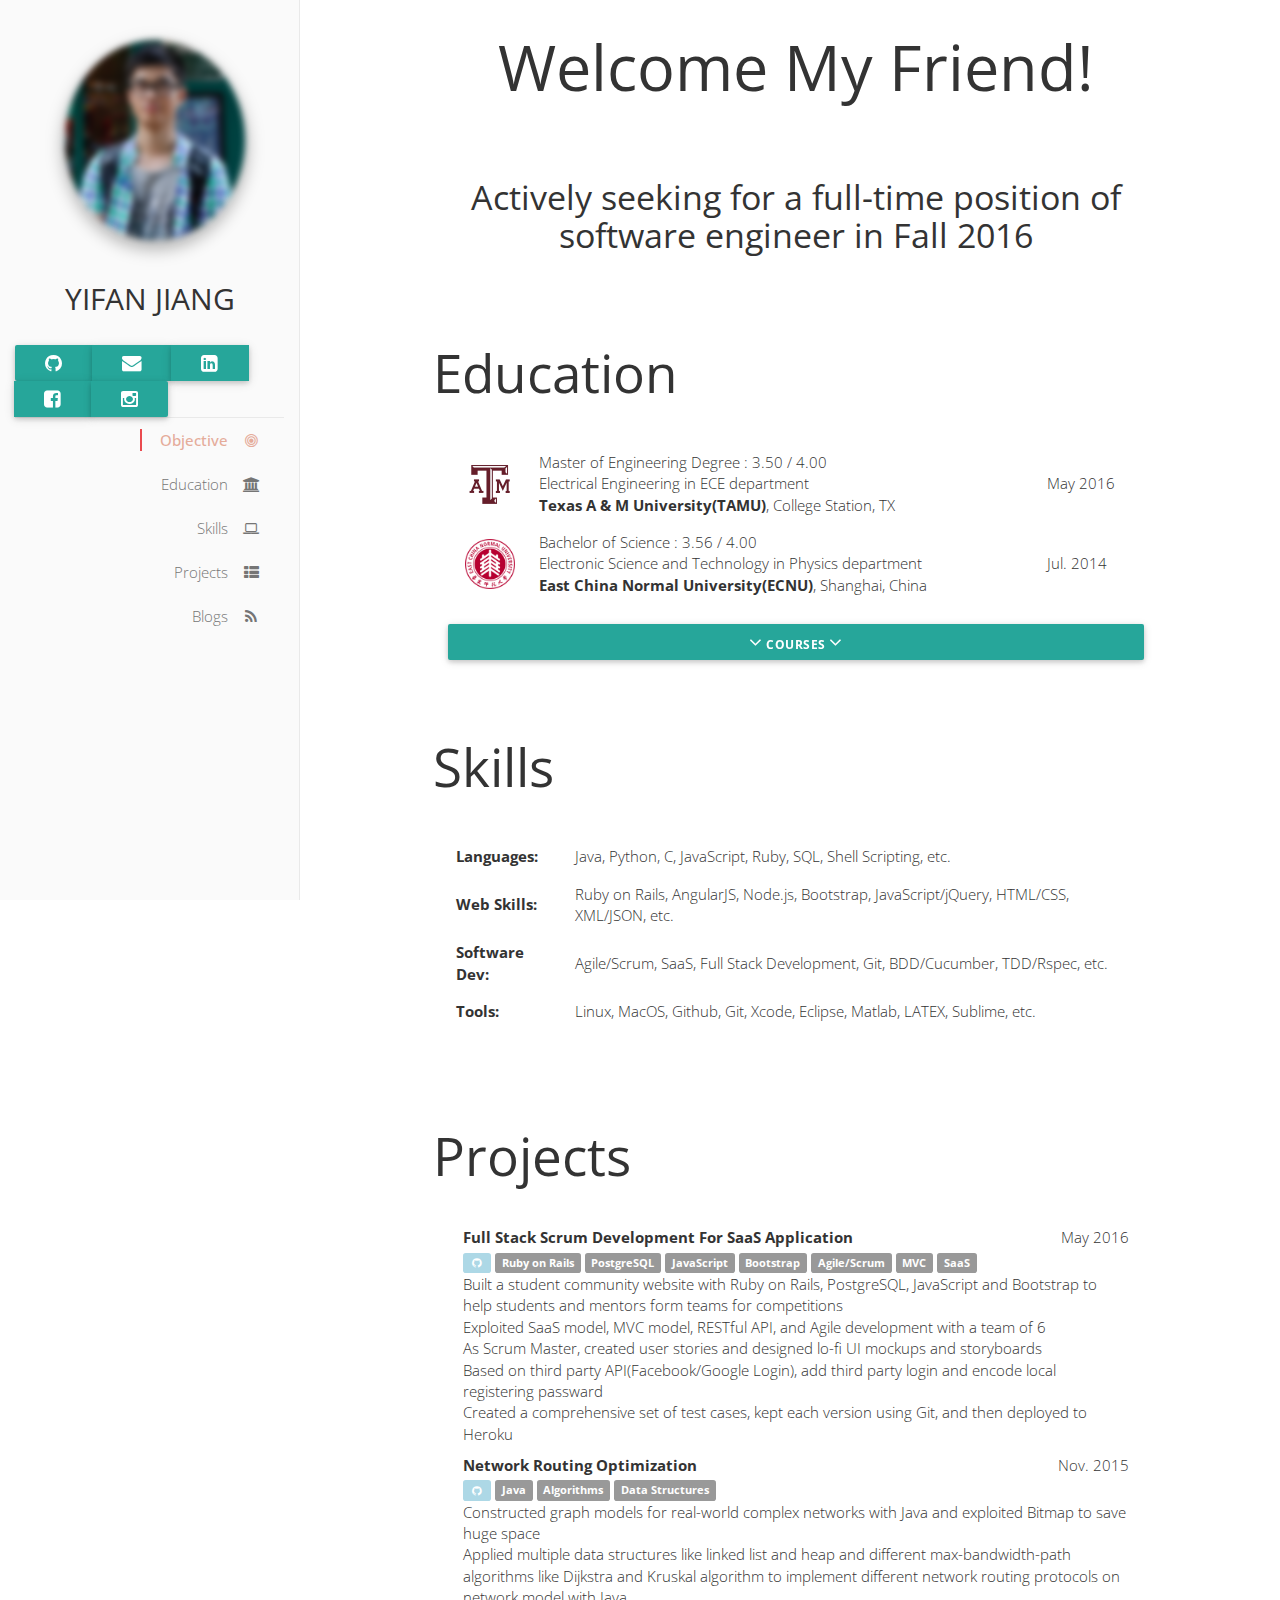
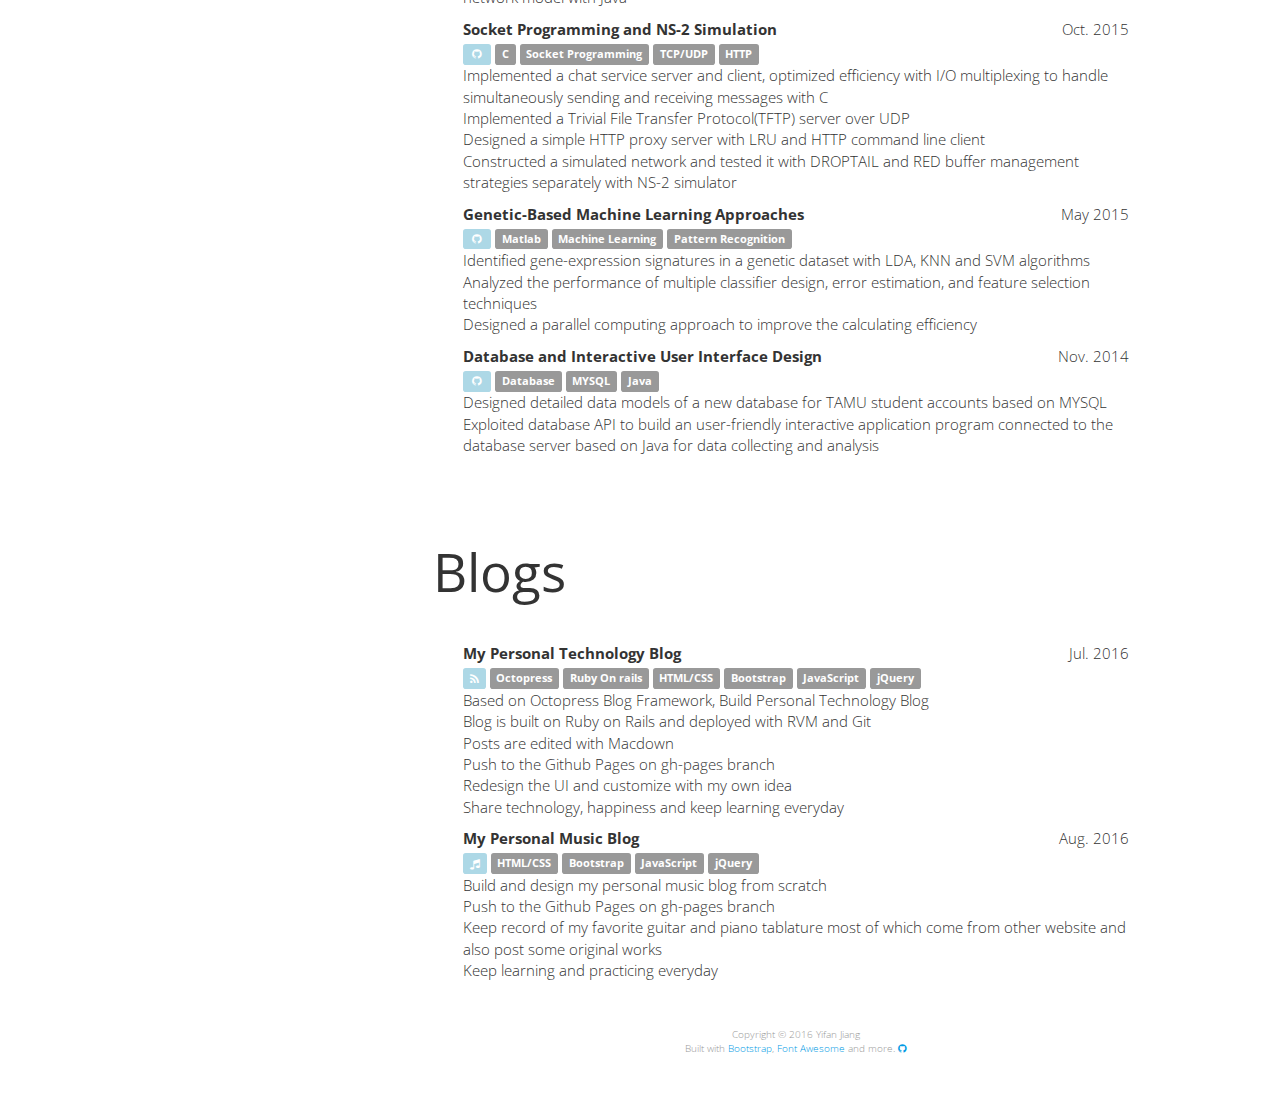
<file: index.html>
<!DOCTYPE HTML>
<html lang="en">
	<head>
		<meta charset="utf-8" />
		<meta http-equiv="X-UA-Compatible" content="IE=edge" />
		<meta name="viewport" content="width=device-width, initial-scale=1"/>
		<title>Yifan's Personal Website</title>
		<!-- js load -->
   	 	<!-- bootstrap load -->
   	 	<link href="css/bootstrap.css" rel='stylesheet' type='text/css' />
   	 	<!-- css load -->
   	 	<link rel="stylesheet" href="css/my.css">
   	 	<!-- hover css load -->
   	 	<link rel="stylesheet" href="css/hover.css">
      <link rel="stylesheet" href="css/imghover.css">
   	 	<!-- materialize load -->
   	 	<link rel="stylesheet" href="css/materialize.css">
   	 	<!-- font awesome load -->
    	<link rel="stylesheet" href="css/font-awesome.min.css">
    	<!-- font load -->
    	<!-- <link href='//fonts.googleapis.com/css?family=Roboto:400,100,400italic,700italic,700' rel='stylesheet' type='text/css'> -->
    	<link href='http://fonts.googleapis.com/css?family=Ubuntu:300,400,500,700' rel='stylesheet' type='text/css'>
    	<link href='http://fonts.googleapis.com/css?family=Varela+Round' rel='stylesheet' type='text/css'>
    	
	</head>
	<body>
		<div class="container-fluid">
    		<div class="row row-fluid">
    			<div class="hidden-xs hidden-sm col-md-3 col-lg-3 sidebar">
    				<div class="sidebar_top"> 
        				<div class="hover07">
                  <figure><img src="images/me.jpg" class="img-fluid img-circle boxshadow" alt="Responsive image" width="180" height="200"/></figure>
                </div>
                <h1>YIFAN JIANG</h1>
        		</div>
        		<div class="sidelink text-center">
              <div class="btn-group" role="group">
        				<a type="button" href="https://github.com/FANLOYU" class="github btn btn-link btn-lg hvr-pulse"><i class="fa fa-github"></i></a>	 
        				<a type="button" href="" class="email btn btn-link btn-lg hvr-pulse" id="mail-sidebar"><i class="fa fa-envelope"></i></a>  
                <a type="button" href="https://www.linkedin.com/in/yifan-jiang-82b505a2" class="linkedin btn btn-link btn-lg hvr-pulse"><i class="fa fa-linkedin-square"></i></a>
                <a type="button" href="https://www.facebook.com/profile.php?id=100005058378450" class="facebook btn btn-link btn-lg hvr-pulse"><i class="fa fa-facebook-square" aria-hidden="true"></i></a>
                <a type="button" href="https://www.instagram.com/yifanjiang0827/?hl=en" class="instagram btn btn-link btn-lg hvr-pulse"><i class="fa fa-instagram" aria-hidden="true"></i></a>
              </div> 
      			</div>
            <div class="row sidelist">
                <ul class="section table-of-contents">
                  <li><a href="#objective">Objective&nbsp;&nbsp;<i class="fa fa-bullseye" aria-hidden="true"></i></a></li>
                  <li><a href="#education">Education&nbsp;&nbsp;<i class="fa fa-university" aria-hidden="true"></i></a></li>
                  <li><a href="#skills">Skills&nbsp;&nbsp;<i class="fa fa-laptop" aria-hidden="true"></i></a></li>
                  <li><a href="#projects">Projects&nbsp;&nbsp;<i class="fa fa-th-list" aria-hidden="true"></i></a></li>
                  <li><a href="#blogs">Blogs&nbsp;&nbsp;<i class="fa fa-rss" aria-hidden="true"></i></a></li>
                </ul>
            </div> 
    			</div>
          <div class="visible-xs visible-sm sidebarchange">
            <div class="sidebar_top"> 
                <div class="hover06">
                  <figure><img src="images/me.jpg" class="img-fluid img-circle boxshadow" alt="Responsive image" width="120" height="135"/></figure>
                </div>
                <h1>YIFAN JIANG</h1>
            </div>
            <div class="sidelink text-center">
              <div class="btn-group" role="group">
                <a type="button" href="https://github.com/FANLOYU" class="phone btn btn-link btn-lg hvr-pulse"><i class="fa fa-github"></i></a>  
                <a type="button" href="" class="email btn btn-link btn-lg hvr-pulse"><i class="fa fa-envelope"></i></a>  
                <a type="button" href="https://www.linkedin.com/in/yifan-jiang-82b505a2" class="linkedin btn btn-link btn-lg hvr-pulse"><i class="fa fa-linkedin-square"></i></a>
                <a type="button" href="https://www.facebook.com/profile.php?id=100005058378450" class="facebook btn btn-link btn-lg hvr-pulse"><i class="fa fa-facebook-square" aria-hidden="true"></i></a>
                <a type="button" href="https://www.instagram.com/yifanjiang0827/?hl=en" class="instagram btn btn-link btn-lg hvr-pulse"><i class="fa fa-instagram" aria-hidden="true"></i></a>
              </div>
            </div>
          </div>
    			<div class="col-xs-12 col-sm-12 col-md-9 col-md-offset-3 col-lg-9 col-lg-offset-3 mainpart">

            <div class="head text-center">  
              <h1>Welcome My Friend!</h1>
            </div>
            <hr>

            <div id="objective" class="row row-content section scrollspy">
              <div class="col-lg-10 col-md-10 col-lg-offset-1 col-md-offset-1 col-sm-12 col-xs-12">
                <div class="text-center"><h4>Actively seeking for a full-time position of software engineer in Fall 2016</h4></div>
              </div>
            </div>

            <div id="education" class="row row-content section scrollspy">
              <div class="col-lg-10 col-md-10 col-lg-offset-1 col-md-offset-1 col-sm-12 col-xs-12">
                <div><h2>Education</h2></div>
                <hr>
                <div id="edu" class="col-sm-12"></div>
                <div class="col-sm-12">
                  <button class="btn btn-default btn-sm btn-more btn-block coursebutton hvr-hang" type="button" data-toggle="collapse" data-target="#collapseCourse" aria-expanded="false" aria-controls="collapseCourse"><B><i class="fa fa-angle-down" aria-hidden="true"></i> Courses <i class="fa fa-angle-down" aria-hidden="true"></i></B>
                  </button>
                </div>
                <div class="col-sm-12">
                  <div class="collapse" id="collapseCourse">
                    <div class="well">
                      <div id="coursetables" class="row row-content"></div>
                    </div>
                  </div>
                </div>
              </div>
            </div>

            <div id="skills" class="row row-content section scrollspy">
              <div class="col-lg-10 col-md-10 col-lg-offset-1 col-md-offset-1 col-sm-12 col-xs-12">
                <div><h2>Skills</h2></div>
                <hr>
                <div id="skilltable" class="col-sm-12"></div>
              </div>
            </div>

            <div id="projects" class="row row-content section scrollspy">
              <div class="col-lg-10 col-md-10 col-lg-offset-1 col-md-offset-1 col-sm-12 col-xs-12">
                <div><h2>Projects</h2></div>
                <hr>
                <div id="projecttable" class="col-sm-12"></div>
              </div>
            </div>
            
            <div id="blogs" class="row row-content section scrollspy">
              <div class="col-lg-10 col-md-10 col-lg-offset-1 col-md-offset-1 col-sm-12 col-xs-12">
                <div><h2>Blogs</h2></div>
                <hr>
                <div id="blogstable" class="col-sm-12"></div>
              </div>
            </div>

            <div class="row row-content crpage-footer">
              <div class="col-lg-10 col-md-10 col-lg-offset-1 col-md-offset-1 col-sm-12 col-xs-12">
                <div class="col-sm-12" style="align:center;">
                  Copyright &copy; 2016 Yifan Jiang
                  <br> Built with <a href='http://getbootstrap.com/'>Bootstrap</a>, <a href='https://fortawesome.github.io/Font-Awesome/'>Font Awesome</a> and more. <a href='https://github.com/FANLOYU/FANLOYU.github.io'><i class='fa fa-github'></i></a>
                </div>
              </div>
            </div>   
    			</div>
    		</div>
    		<br>
		</div>
    <script src="js/jquery.js"></script>
    <script src="js/bootstrap.min.js"></script>
    <script src="js/materialize.js"></script>
    <script src="js/my.js"></script>
	</body>
</html>
</file>
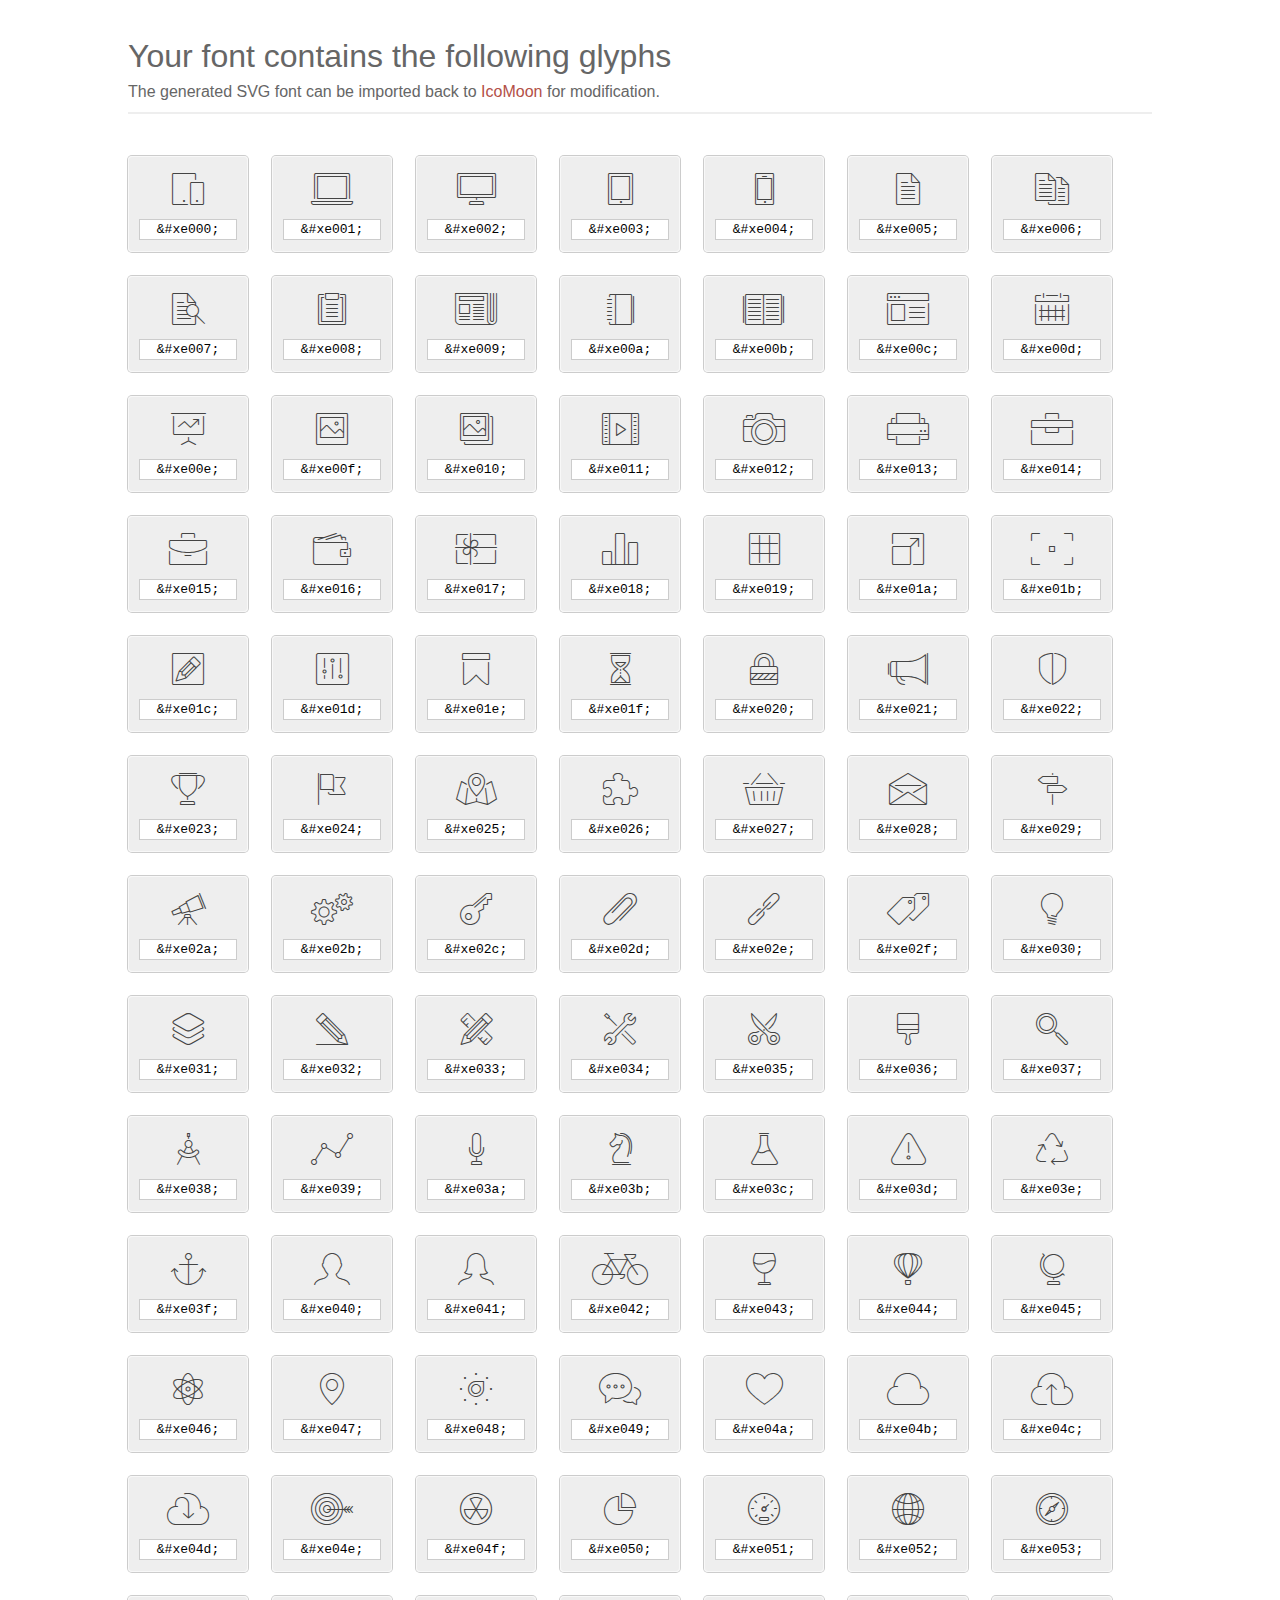
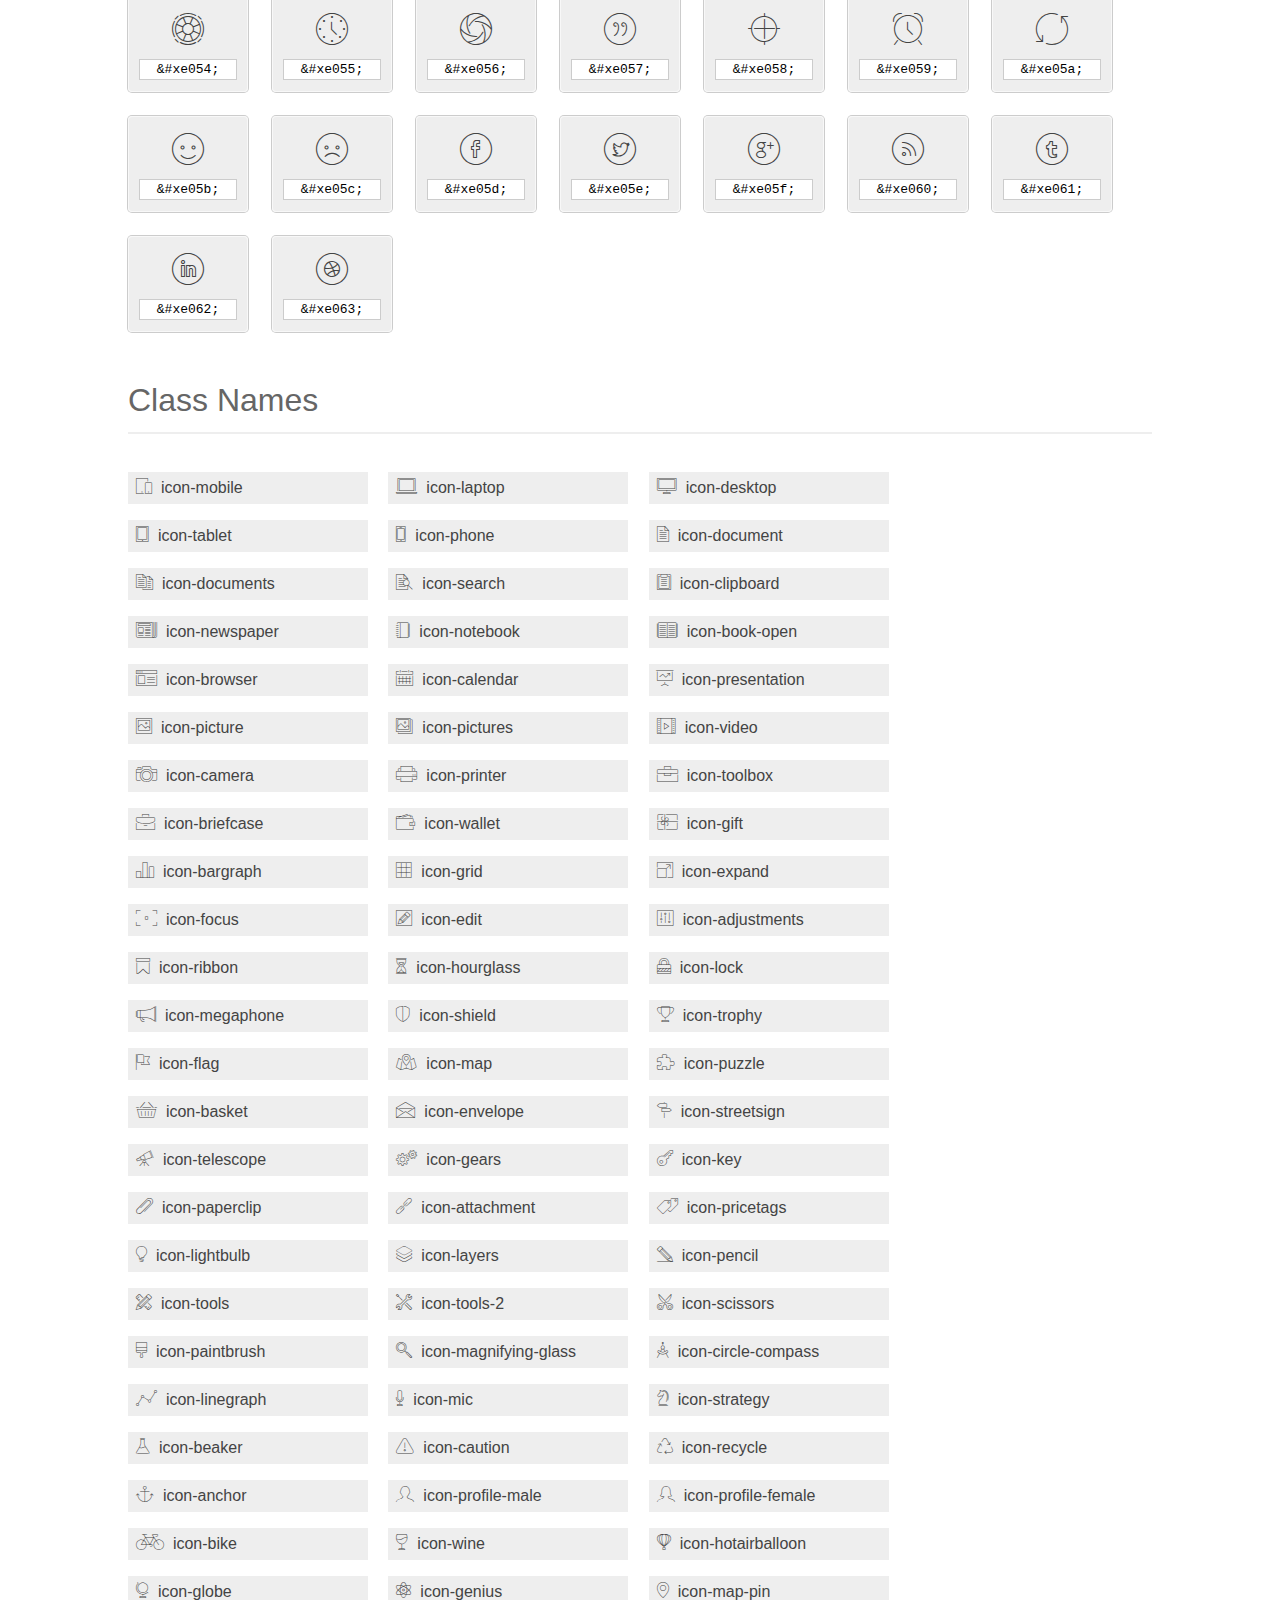
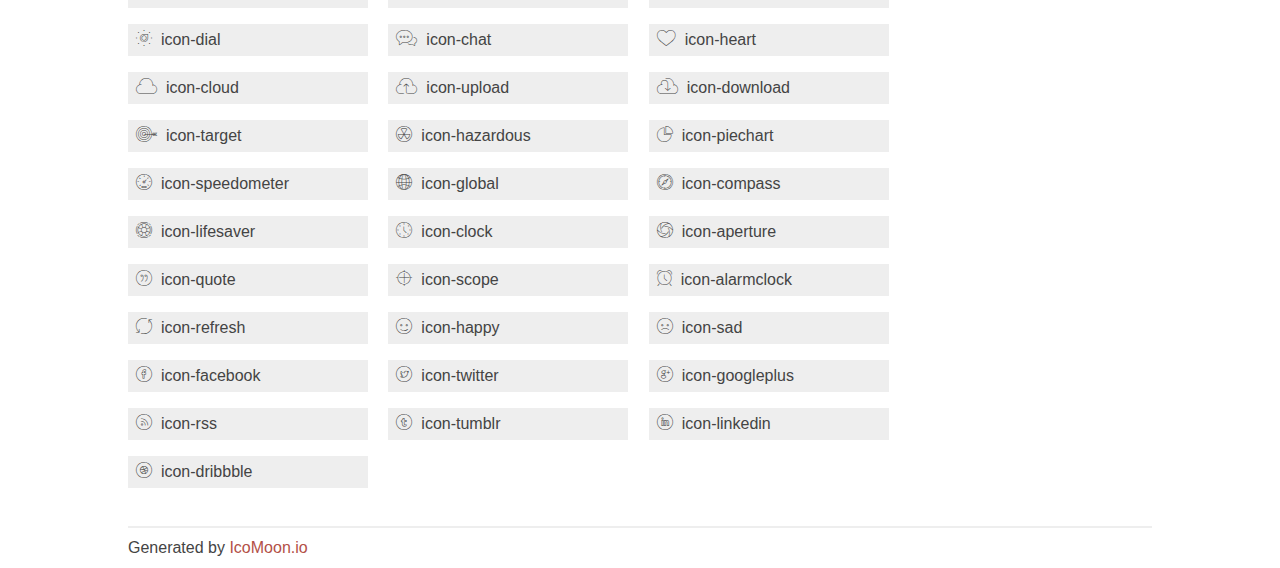
<file: plugins/Icons/et-line-font/index.html>
<!doctype html>
<html>
<head>
<title>Your Font/Glyphs</title>
<link rel="stylesheet" href="style.css" />
<!--[if lte IE 7]><script src="lte-ie7.js"></script><![endif]-->
<style>
	section, header, footer {display: block;}
	body {
		font-family: sans-serif;
		color: #444;
		line-height: 1.5;
		font-size: 1em;
	}
	* {
		-moz-box-sizing: border-box;
		-webkit-box-sizing: border-box;
		box-sizing: border-box;
		margin: 0;
		padding: 0;
	}
	.glyph {
		font-size: 16px;
		float: left;
		text-align: center;
		background: #eee;
		padding: .75em;
		margin: .75em 1.5em .75em 0;
		width: 7.5em;
		border-radius: .25em;
		box-shadow: inset 0 0 0 1px #f8f8f8, 0 0 0 1px #CCC;
	}
	.glyph input {
		font-family: consolas, monospace;
		font-size: 13px;
		width: 100%;
		text-align: center;
		border: 0;
		box-shadow: 0 0 0 1px #ccc;
		padding: .125em;
	}
	.w-main {
		width: 80%;
	}
	.centered {
		margin-left: auto;
		margin-right: auto;
	}
	.fs1 {
		font-size: 2em;
	}
	header {
		margin: 2em 0;
		padding-bottom: .5em;
		color: #666;
		box-shadow: 0 2px #eee;
	}
	header h1 {
		font-size: 2em;
		font-weight: normal;
	}
	.clearfix:before, .clearfix:after { content: ""; display: table; }
	.clearfix:after, .clear { clear: both; }
	footer {
		margin-top: 2em;
		padding: .5em 0;
		box-shadow: 0 -2px #eee;
	}
	a, a:visited {
		color: #B35047;
		text-decoration: none;
	}
	a:hover, a:focus {color: #000;}
	.box1 {
		font-size: 16px;
		display: inline-block;
		width: 15em;
		padding: .25em .5em;
		background: #eee;
		margin: .5em 1em .5em 0;
	}
</style>
</head>
<body>
	<div class="w-main centered">
	<section class="mtm clearfix" id="glyphs">
	<header>
		<h1>Your font contains the following glyphs</h1>
		<p>The generated SVG font can be imported back to <a href="http://icomoon.io/app">IcoMoon</a> for modification.</p>
	</header>
	<div class="glyph">
		<div class="fs1" aria-hidden="true" data-icon="&#xe000;"></div>
		<input type="text" readonly="readonly" value="&amp;#xe000;" />
	</div>
	<div class="glyph">
		<div class="fs1" aria-hidden="true" data-icon="&#xe001;"></div>
		<input type="text" readonly="readonly" value="&amp;#xe001;" />
	</div>
	<div class="glyph">
		<div class="fs1" aria-hidden="true" data-icon="&#xe002;"></div>
		<input type="text" readonly="readonly" value="&amp;#xe002;" />
	</div>
	<div class="glyph">
		<div class="fs1" aria-hidden="true" data-icon="&#xe003;"></div>
		<input type="text" readonly="readonly" value="&amp;#xe003;" />
	</div>
	<div class="glyph">
		<div class="fs1" aria-hidden="true" data-icon="&#xe004;"></div>
		<input type="text" readonly="readonly" value="&amp;#xe004;" />
	</div>
	<div class="glyph">
		<div class="fs1" aria-hidden="true" data-icon="&#xe005;"></div>
		<input type="text" readonly="readonly" value="&amp;#xe005;" />
	</div>
	<div class="glyph">
		<div class="fs1" aria-hidden="true" data-icon="&#xe006;"></div>
		<input type="text" readonly="readonly" value="&amp;#xe006;" />
	</div>
	<div class="glyph">
		<div class="fs1" aria-hidden="true" data-icon="&#xe007;"></div>
		<input type="text" readonly="readonly" value="&amp;#xe007;" />
	</div>
	<div class="glyph">
		<div class="fs1" aria-hidden="true" data-icon="&#xe008;"></div>
		<input type="text" readonly="readonly" value="&amp;#xe008;" />
	</div>
	<div class="glyph">
		<div class="fs1" aria-hidden="true" data-icon="&#xe009;"></div>
		<input type="text" readonly="readonly" value="&amp;#xe009;" />
	</div>
	<div class="glyph">
		<div class="fs1" aria-hidden="true" data-icon="&#xe00a;"></div>
		<input type="text" readonly="readonly" value="&amp;#xe00a;" />
	</div>
	<div class="glyph">
		<div class="fs1" aria-hidden="true" data-icon="&#xe00b;"></div>
		<input type="text" readonly="readonly" value="&amp;#xe00b;" />
	</div>
	<div class="glyph">
		<div class="fs1" aria-hidden="true" data-icon="&#xe00c;"></div>
		<input type="text" readonly="readonly" value="&amp;#xe00c;" />
	</div>
	<div class="glyph">
		<div class="fs1" aria-hidden="true" data-icon="&#xe00d;"></div>
		<input type="text" readonly="readonly" value="&amp;#xe00d;" />
	</div>
	<div class="glyph">
		<div class="fs1" aria-hidden="true" data-icon="&#xe00e;"></div>
		<input type="text" readonly="readonly" value="&amp;#xe00e;" />
	</div>
	<div class="glyph">
		<div class="fs1" aria-hidden="true" data-icon="&#xe00f;"></div>
		<input type="text" readonly="readonly" value="&amp;#xe00f;" />
	</div>
	<div class="glyph">
		<div class="fs1" aria-hidden="true" data-icon="&#xe010;"></div>
		<input type="text" readonly="readonly" value="&amp;#xe010;" />
	</div>
	<div class="glyph">
		<div class="fs1" aria-hidden="true" data-icon="&#xe011;"></div>
		<input type="text" readonly="readonly" value="&amp;#xe011;" />
	</div>
	<div class="glyph">
		<div class="fs1" aria-hidden="true" data-icon="&#xe012;"></div>
		<input type="text" readonly="readonly" value="&amp;#xe012;" />
	</div>
	<div class="glyph">
		<div class="fs1" aria-hidden="true" data-icon="&#xe013;"></div>
		<input type="text" readonly="readonly" value="&amp;#xe013;" />
	</div>
	<div class="glyph">
		<div class="fs1" aria-hidden="true" data-icon="&#xe014;"></div>
		<input type="text" readonly="readonly" value="&amp;#xe014;" />
	</div>
	<div class="glyph">
		<div class="fs1" aria-hidden="true" data-icon="&#xe015;"></div>
		<input type="text" readonly="readonly" value="&amp;#xe015;" />
	</div>
	<div class="glyph">
		<div class="fs1" aria-hidden="true" data-icon="&#xe016;"></div>
		<input type="text" readonly="readonly" value="&amp;#xe016;" />
	</div>
	<div class="glyph">
		<div class="fs1" aria-hidden="true" data-icon="&#xe017;"></div>
		<input type="text" readonly="readonly" value="&amp;#xe017;" />
	</div>
	<div class="glyph">
		<div class="fs1" aria-hidden="true" data-icon="&#xe018;"></div>
		<input type="text" readonly="readonly" value="&amp;#xe018;" />
	</div>
	<div class="glyph">
		<div class="fs1" aria-hidden="true" data-icon="&#xe019;"></div>
		<input type="text" readonly="readonly" value="&amp;#xe019;" />
	</div>
	<div class="glyph">
		<div class="fs1" aria-hidden="true" data-icon="&#xe01a;"></div>
		<input type="text" readonly="readonly" value="&amp;#xe01a;" />
	</div>
	<div class="glyph">
		<div class="fs1" aria-hidden="true" data-icon="&#xe01b;"></div>
		<input type="text" readonly="readonly" value="&amp;#xe01b;" />
	</div>
	<div class="glyph">
		<div class="fs1" aria-hidden="true" data-icon="&#xe01c;"></div>
		<input type="text" readonly="readonly" value="&amp;#xe01c;" />
	</div>
	<div class="glyph">
		<div class="fs1" aria-hidden="true" data-icon="&#xe01d;"></div>
		<input type="text" readonly="readonly" value="&amp;#xe01d;" />
	</div>
	<div class="glyph">
		<div class="fs1" aria-hidden="true" data-icon="&#xe01e;"></div>
		<input type="text" readonly="readonly" value="&amp;#xe01e;" />
	</div>
	<div class="glyph">
		<div class="fs1" aria-hidden="true" data-icon="&#xe01f;"></div>
		<input type="text" readonly="readonly" value="&amp;#xe01f;" />
	</div>
	<div class="glyph">
		<div class="fs1" aria-hidden="true" data-icon="&#xe020;"></div>
		<input type="text" readonly="readonly" value="&amp;#xe020;" />
	</div>
	<div class="glyph">
		<div class="fs1" aria-hidden="true" data-icon="&#xe021;"></div>
		<input type="text" readonly="readonly" value="&amp;#xe021;" />
	</div>
	<div class="glyph">
		<div class="fs1" aria-hidden="true" data-icon="&#xe022;"></div>
		<input type="text" readonly="readonly" value="&amp;#xe022;" />
	</div>
	<div class="glyph">
		<div class="fs1" aria-hidden="true" data-icon="&#xe023;"></div>
		<input type="text" readonly="readonly" value="&amp;#xe023;" />
	</div>
	<div class="glyph">
		<div class="fs1" aria-hidden="true" data-icon="&#xe024;"></div>
		<input type="text" readonly="readonly" value="&amp;#xe024;" />
	</div>
	<div class="glyph">
		<div class="fs1" aria-hidden="true" data-icon="&#xe025;"></div>
		<input type="text" readonly="readonly" value="&amp;#xe025;" />
	</div>
	<div class="glyph">
		<div class="fs1" aria-hidden="true" data-icon="&#xe026;"></div>
		<input type="text" readonly="readonly" value="&amp;#xe026;" />
	</div>
	<div class="glyph">
		<div class="fs1" aria-hidden="true" data-icon="&#xe027;"></div>
		<input type="text" readonly="readonly" value="&amp;#xe027;" />
	</div>
	<div class="glyph">
		<div class="fs1" aria-hidden="true" data-icon="&#xe028;"></div>
		<input type="text" readonly="readonly" value="&amp;#xe028;" />
	</div>
	<div class="glyph">
		<div class="fs1" aria-hidden="true" data-icon="&#xe029;"></div>
		<input type="text" readonly="readonly" value="&amp;#xe029;" />
	</div>
	<div class="glyph">
		<div class="fs1" aria-hidden="true" data-icon="&#xe02a;"></div>
		<input type="text" readonly="readonly" value="&amp;#xe02a;" />
	</div>
	<div class="glyph">
		<div class="fs1" aria-hidden="true" data-icon="&#xe02b;"></div>
		<input type="text" readonly="readonly" value="&amp;#xe02b;" />
	</div>
	<div class="glyph">
		<div class="fs1" aria-hidden="true" data-icon="&#xe02c;"></div>
		<input type="text" readonly="readonly" value="&amp;#xe02c;" />
	</div>
	<div class="glyph">
		<div class="fs1" aria-hidden="true" data-icon="&#xe02d;"></div>
		<input type="text" readonly="readonly" value="&amp;#xe02d;" />
	</div>
	<div class="glyph">
		<div class="fs1" aria-hidden="true" data-icon="&#xe02e;"></div>
		<input type="text" readonly="readonly" value="&amp;#xe02e;" />
	</div>
	<div class="glyph">
		<div class="fs1" aria-hidden="true" data-icon="&#xe02f;"></div>
		<input type="text" readonly="readonly" value="&amp;#xe02f;" />
	</div>
	<div class="glyph">
		<div class="fs1" aria-hidden="true" data-icon="&#xe030;"></div>
		<input type="text" readonly="readonly" value="&amp;#xe030;" />
	</div>
	<div class="glyph">
		<div class="fs1" aria-hidden="true" data-icon="&#xe031;"></div>
		<input type="text" readonly="readonly" value="&amp;#xe031;" />
	</div>
	<div class="glyph">
		<div class="fs1" aria-hidden="true" data-icon="&#xe032;"></div>
		<input type="text" readonly="readonly" value="&amp;#xe032;" />
	</div>
	<div class="glyph">
		<div class="fs1" aria-hidden="true" data-icon="&#xe033;"></div>
		<input type="text" readonly="readonly" value="&amp;#xe033;" />
	</div>
	<div class="glyph">
		<div class="fs1" aria-hidden="true" data-icon="&#xe034;"></div>
		<input type="text" readonly="readonly" value="&amp;#xe034;" />
	</div>
	<div class="glyph">
		<div class="fs1" aria-hidden="true" data-icon="&#xe035;"></div>
		<input type="text" readonly="readonly" value="&amp;#xe035;" />
	</div>
	<div class="glyph">
		<div class="fs1" aria-hidden="true" data-icon="&#xe036;"></div>
		<input type="text" readonly="readonly" value="&amp;#xe036;" />
	</div>
	<div class="glyph">
		<div class="fs1" aria-hidden="true" data-icon="&#xe037;"></div>
		<input type="text" readonly="readonly" value="&amp;#xe037;" />
	</div>
	<div class="glyph">
		<div class="fs1" aria-hidden="true" data-icon="&#xe038;"></div>
		<input type="text" readonly="readonly" value="&amp;#xe038;" />
	</div>
	<div class="glyph">
		<div class="fs1" aria-hidden="true" data-icon="&#xe039;"></div>
		<input type="text" readonly="readonly" value="&amp;#xe039;" />
	</div>
	<div class="glyph">
		<div class="fs1" aria-hidden="true" data-icon="&#xe03a;"></div>
		<input type="text" readonly="readonly" value="&amp;#xe03a;" />
	</div>
	<div class="glyph">
		<div class="fs1" aria-hidden="true" data-icon="&#xe03b;"></div>
		<input type="text" readonly="readonly" value="&amp;#xe03b;" />
	</div>
	<div class="glyph">
		<div class="fs1" aria-hidden="true" data-icon="&#xe03c;"></div>
		<input type="text" readonly="readonly" value="&amp;#xe03c;" />
	</div>
	<div class="glyph">
		<div class="fs1" aria-hidden="true" data-icon="&#xe03d;"></div>
		<input type="text" readonly="readonly" value="&amp;#xe03d;" />
	</div>
	<div class="glyph">
		<div class="fs1" aria-hidden="true" data-icon="&#xe03e;"></div>
		<input type="text" readonly="readonly" value="&amp;#xe03e;" />
	</div>
	<div class="glyph">
		<div class="fs1" aria-hidden="true" data-icon="&#xe03f;"></div>
		<input type="text" readonly="readonly" value="&amp;#xe03f;" />
	</div>
	<div class="glyph">
		<div class="fs1" aria-hidden="true" data-icon="&#xe040;"></div>
		<input type="text" readonly="readonly" value="&amp;#xe040;" />
	</div>
	<div class="glyph">
		<div class="fs1" aria-hidden="true" data-icon="&#xe041;"></div>
		<input type="text" readonly="readonly" value="&amp;#xe041;" />
	</div>
	<div class="glyph">
		<div class="fs1" aria-hidden="true" data-icon="&#xe042;"></div>
		<input type="text" readonly="readonly" value="&amp;#xe042;" />
	</div>
	<div class="glyph">
		<div class="fs1" aria-hidden="true" data-icon="&#xe043;"></div>
		<input type="text" readonly="readonly" value="&amp;#xe043;" />
	</div>
	<div class="glyph">
		<div class="fs1" aria-hidden="true" data-icon="&#xe044;"></div>
		<input type="text" readonly="readonly" value="&amp;#xe044;" />
	</div>
	<div class="glyph">
		<div class="fs1" aria-hidden="true" data-icon="&#xe045;"></div>
		<input type="text" readonly="readonly" value="&amp;#xe045;" />
	</div>
	<div class="glyph">
		<div class="fs1" aria-hidden="true" data-icon="&#xe046;"></div>
		<input type="text" readonly="readonly" value="&amp;#xe046;" />
	</div>
	<div class="glyph">
		<div class="fs1" aria-hidden="true" data-icon="&#xe047;"></div>
		<input type="text" readonly="readonly" value="&amp;#xe047;" />
	</div>
	<div class="glyph">
		<div class="fs1" aria-hidden="true" data-icon="&#xe048;"></div>
		<input type="text" readonly="readonly" value="&amp;#xe048;" />
	</div>
	<div class="glyph">
		<div class="fs1" aria-hidden="true" data-icon="&#xe049;"></div>
		<input type="text" readonly="readonly" value="&amp;#xe049;" />
	</div>
	<div class="glyph">
		<div class="fs1" aria-hidden="true" data-icon="&#xe04a;"></div>
		<input type="text" readonly="readonly" value="&amp;#xe04a;" />
	</div>
	<div class="glyph">
		<div class="fs1" aria-hidden="true" data-icon="&#xe04b;"></div>
		<input type="text" readonly="readonly" value="&amp;#xe04b;" />
	</div>
	<div class="glyph">
		<div class="fs1" aria-hidden="true" data-icon="&#xe04c;"></div>
		<input type="text" readonly="readonly" value="&amp;#xe04c;" />
	</div>
	<div class="glyph">
		<div class="fs1" aria-hidden="true" data-icon="&#xe04d;"></div>
		<input type="text" readonly="readonly" value="&amp;#xe04d;" />
	</div>
	<div class="glyph">
		<div class="fs1" aria-hidden="true" data-icon="&#xe04e;"></div>
		<input type="text" readonly="readonly" value="&amp;#xe04e;" />
	</div>
	<div class="glyph">
		<div class="fs1" aria-hidden="true" data-icon="&#xe04f;"></div>
		<input type="text" readonly="readonly" value="&amp;#xe04f;" />
	</div>
	<div class="glyph">
		<div class="fs1" aria-hidden="true" data-icon="&#xe050;"></div>
		<input type="text" readonly="readonly" value="&amp;#xe050;" />
	</div>
	<div class="glyph">
		<div class="fs1" aria-hidden="true" data-icon="&#xe051;"></div>
		<input type="text" readonly="readonly" value="&amp;#xe051;" />
	</div>
	<div class="glyph">
		<div class="fs1" aria-hidden="true" data-icon="&#xe052;"></div>
		<input type="text" readonly="readonly" value="&amp;#xe052;" />
	</div>
	<div class="glyph">
		<div class="fs1" aria-hidden="true" data-icon="&#xe053;"></div>
		<input type="text" readonly="readonly" value="&amp;#xe053;" />
	</div>
	<div class="glyph">
		<div class="fs1" aria-hidden="true" data-icon="&#xe054;"></div>
		<input type="text" readonly="readonly" value="&amp;#xe054;" />
	</div>
	<div class="glyph">
		<div class="fs1" aria-hidden="true" data-icon="&#xe055;"></div>
		<input type="text" readonly="readonly" value="&amp;#xe055;" />
	</div>
	<div class="glyph">
		<div class="fs1" aria-hidden="true" data-icon="&#xe056;"></div>
		<input type="text" readonly="readonly" value="&amp;#xe056;" />
	</div>
	<div class="glyph">
		<div class="fs1" aria-hidden="true" data-icon="&#xe057;"></div>
		<input type="text" readonly="readonly" value="&amp;#xe057;" />
	</div>
	<div class="glyph">
		<div class="fs1" aria-hidden="true" data-icon="&#xe058;"></div>
		<input type="text" readonly="readonly" value="&amp;#xe058;" />
	</div>
	<div class="glyph">
		<div class="fs1" aria-hidden="true" data-icon="&#xe059;"></div>
		<input type="text" readonly="readonly" value="&amp;#xe059;" />
	</div>
	<div class="glyph">
		<div class="fs1" aria-hidden="true" data-icon="&#xe05a;"></div>
		<input type="text" readonly="readonly" value="&amp;#xe05a;" />
	</div>
	<div class="glyph">
		<div class="fs1" aria-hidden="true" data-icon="&#xe05b;"></div>
		<input type="text" readonly="readonly" value="&amp;#xe05b;" />
	</div>
	<div class="glyph">
		<div class="fs1" aria-hidden="true" data-icon="&#xe05c;"></div>
		<input type="text" readonly="readonly" value="&amp;#xe05c;" />
	</div>
	<div class="glyph">
		<div class="fs1" aria-hidden="true" data-icon="&#xe05d;"></div>
		<input type="text" readonly="readonly" value="&amp;#xe05d;" />
	</div>
	<div class="glyph">
		<div class="fs1" aria-hidden="true" data-icon="&#xe05e;"></div>
		<input type="text" readonly="readonly" value="&amp;#xe05e;" />
	</div>
	<div class="glyph">
		<div class="fs1" aria-hidden="true" data-icon="&#xe05f;"></div>
		<input type="text" readonly="readonly" value="&amp;#xe05f;" />
	</div>
	<div class="glyph">
		<div class="fs1" aria-hidden="true" data-icon="&#xe060;"></div>
		<input type="text" readonly="readonly" value="&amp;#xe060;" />
	</div>
	<div class="glyph">
		<div class="fs1" aria-hidden="true" data-icon="&#xe061;"></div>
		<input type="text" readonly="readonly" value="&amp;#xe061;" />
	</div>
	<div class="glyph">
		<div class="fs1" aria-hidden="true" data-icon="&#xe062;"></div>
		<input type="text" readonly="readonly" value="&amp;#xe062;" />
	</div>
	<div class="glyph">
		<div class="fs1" aria-hidden="true" data-icon="&#xe063;"></div>
		<input type="text" readonly="readonly" value="&amp;#xe063;" />
	</div>
	</section>
	<div class="clear"></div>
	<section class="mtm clearfix" id="glyphs">
	<header>
		<h1>Class Names</h1>
	</header>
	<span class="box1">
		<span aria-hidden="true" class="icon-mobile"></span>
		&nbsp;icon-mobile
	</span>
	<span class="box1">
		<span aria-hidden="true" class="icon-laptop"></span>
		&nbsp;icon-laptop
	</span>
	<span class="box1">
		<span aria-hidden="true" class="icon-desktop"></span>
		&nbsp;icon-desktop
	</span>
	<span class="box1">
		<span aria-hidden="true" class="icon-tablet"></span>
		&nbsp;icon-tablet
	</span>
	<span class="box1">
		<span aria-hidden="true" class="icon-phone"></span>
		&nbsp;icon-phone
	</span>
	<span class="box1">
		<span aria-hidden="true" class="icon-document"></span>
		&nbsp;icon-document
	</span>
	<span class="box1">
		<span aria-hidden="true" class="icon-documents"></span>
		&nbsp;icon-documents
	</span>
	<span class="box1">
		<span aria-hidden="true" class="icon-search"></span>
		&nbsp;icon-search
	</span>
	<span class="box1">
		<span aria-hidden="true" class="icon-clipboard"></span>
		&nbsp;icon-clipboard
	</span>
	<span class="box1">
		<span aria-hidden="true" class="icon-newspaper"></span>
		&nbsp;icon-newspaper
	</span>
	<span class="box1">
		<span aria-hidden="true" class="icon-notebook"></span>
		&nbsp;icon-notebook
	</span>
	<span class="box1">
		<span aria-hidden="true" class="icon-book-open"></span>
		&nbsp;icon-book-open
	</span>
	<span class="box1">
		<span aria-hidden="true" class="icon-browser"></span>
		&nbsp;icon-browser
	</span>
	<span class="box1">
		<span aria-hidden="true" class="icon-calendar"></span>
		&nbsp;icon-calendar
	</span>
	<span class="box1">
		<span aria-hidden="true" class="icon-presentation"></span>
		&nbsp;icon-presentation
	</span>
	<span class="box1">
		<span aria-hidden="true" class="icon-picture"></span>
		&nbsp;icon-picture
	</span>
	<span class="box1">
		<span aria-hidden="true" class="icon-pictures"></span>
		&nbsp;icon-pictures
	</span>
	<span class="box1">
		<span aria-hidden="true" class="icon-video"></span>
		&nbsp;icon-video
	</span>
	<span class="box1">
		<span aria-hidden="true" class="icon-camera"></span>
		&nbsp;icon-camera
	</span>
	<span class="box1">
		<span aria-hidden="true" class="icon-printer"></span>
		&nbsp;icon-printer
	</span>
	<span class="box1">
		<span aria-hidden="true" class="icon-toolbox"></span>
		&nbsp;icon-toolbox
	</span>
	<span class="box1">
		<span aria-hidden="true" class="icon-briefcase"></span>
		&nbsp;icon-briefcase
	</span>
	<span class="box1">
		<span aria-hidden="true" class="icon-wallet"></span>
		&nbsp;icon-wallet
	</span>
	<span class="box1">
		<span aria-hidden="true" class="icon-gift"></span>
		&nbsp;icon-gift
	</span>
	<span class="box1">
		<span aria-hidden="true" class="icon-bargraph"></span>
		&nbsp;icon-bargraph
	</span>
	<span class="box1">
		<span aria-hidden="true" class="icon-grid"></span>
		&nbsp;icon-grid
	</span>
	<span class="box1">
		<span aria-hidden="true" class="icon-expand"></span>
		&nbsp;icon-expand
	</span>
	<span class="box1">
		<span aria-hidden="true" class="icon-focus"></span>
		&nbsp;icon-focus
	</span>
	<span class="box1">
		<span aria-hidden="true" class="icon-edit"></span>
		&nbsp;icon-edit
	</span>
	<span class="box1">
		<span aria-hidden="true" class="icon-adjustments"></span>
		&nbsp;icon-adjustments
	</span>
	<span class="box1">
		<span aria-hidden="true" class="icon-ribbon"></span>
		&nbsp;icon-ribbon
	</span>
	<span class="box1">
		<span aria-hidden="true" class="icon-hourglass"></span>
		&nbsp;icon-hourglass
	</span>
	<span class="box1">
		<span aria-hidden="true" class="icon-lock"></span>
		&nbsp;icon-lock
	</span>
	<span class="box1">
		<span aria-hidden="true" class="icon-megaphone"></span>
		&nbsp;icon-megaphone
	</span>
	<span class="box1">
		<span aria-hidden="true" class="icon-shield"></span>
		&nbsp;icon-shield
	</span>
	<span class="box1">
		<span aria-hidden="true" class="icon-trophy"></span>
		&nbsp;icon-trophy
	</span>
	<span class="box1">
		<span aria-hidden="true" class="icon-flag"></span>
		&nbsp;icon-flag
	</span>
	<span class="box1">
		<span aria-hidden="true" class="icon-map"></span>
		&nbsp;icon-map
	</span>
	<span class="box1">
		<span aria-hidden="true" class="icon-puzzle"></span>
		&nbsp;icon-puzzle
	</span>
	<span class="box1">
		<span aria-hidden="true" class="icon-basket"></span>
		&nbsp;icon-basket
	</span>
	<span class="box1">
		<span aria-hidden="true" class="icon-envelope"></span>
		&nbsp;icon-envelope
	</span>
	<span class="box1">
		<span aria-hidden="true" class="icon-streetsign"></span>
		&nbsp;icon-streetsign
	</span>
	<span class="box1">
		<span aria-hidden="true" class="icon-telescope"></span>
		&nbsp;icon-telescope
	</span>
	<span class="box1">
		<span aria-hidden="true" class="icon-gears"></span>
		&nbsp;icon-gears
	</span>
	<span class="box1">
		<span aria-hidden="true" class="icon-key"></span>
		&nbsp;icon-key
	</span>
	<span class="box1">
		<span aria-hidden="true" class="icon-paperclip"></span>
		&nbsp;icon-paperclip
	</span>
	<span class="box1">
		<span aria-hidden="true" class="icon-attachment"></span>
		&nbsp;icon-attachment
	</span>
	<span class="box1">
		<span aria-hidden="true" class="icon-pricetags"></span>
		&nbsp;icon-pricetags
	</span>
	<span class="box1">
		<span aria-hidden="true" class="icon-lightbulb"></span>
		&nbsp;icon-lightbulb
	</span>
	<span class="box1">
		<span aria-hidden="true" class="icon-layers"></span>
		&nbsp;icon-layers
	</span>
	<span class="box1">
		<span aria-hidden="true" class="icon-pencil"></span>
		&nbsp;icon-pencil
	</span>
	<span class="box1">
		<span aria-hidden="true" class="icon-tools"></span>
		&nbsp;icon-tools
	</span>
	<span class="box1">
		<span aria-hidden="true" class="icon-tools-2"></span>
		&nbsp;icon-tools-2
	</span>
	<span class="box1">
		<span aria-hidden="true" class="icon-scissors"></span>
		&nbsp;icon-scissors
	</span>
	<span class="box1">
		<span aria-hidden="true" class="icon-paintbrush"></span>
		&nbsp;icon-paintbrush
	</span>
	<span class="box1">
		<span aria-hidden="true" class="icon-magnifying-glass"></span>
		&nbsp;icon-magnifying-glass
	</span>
	<span class="box1">
		<span aria-hidden="true" class="icon-circle-compass"></span>
		&nbsp;icon-circle-compass
	</span>
	<span class="box1">
		<span aria-hidden="true" class="icon-linegraph"></span>
		&nbsp;icon-linegraph
	</span>
	<span class="box1">
		<span aria-hidden="true" class="icon-mic"></span>
		&nbsp;icon-mic
	</span>
	<span class="box1">
		<span aria-hidden="true" class="icon-strategy"></span>
		&nbsp;icon-strategy
	</span>
	<span class="box1">
		<span aria-hidden="true" class="icon-beaker"></span>
		&nbsp;icon-beaker
	</span>
	<span class="box1">
		<span aria-hidden="true" class="icon-caution"></span>
		&nbsp;icon-caution
	</span>
	<span class="box1">
		<span aria-hidden="true" class="icon-recycle"></span>
		&nbsp;icon-recycle
	</span>
	<span class="box1">
		<span aria-hidden="true" class="icon-anchor"></span>
		&nbsp;icon-anchor
	</span>
	<span class="box1">
		<span aria-hidden="true" class="icon-profile-male"></span>
		&nbsp;icon-profile-male
	</span>
	<span class="box1">
		<span aria-hidden="true" class="icon-profile-female"></span>
		&nbsp;icon-profile-female
	</span>
	<span class="box1">
		<span aria-hidden="true" class="icon-bike"></span>
		&nbsp;icon-bike
	</span>
	<span class="box1">
		<span aria-hidden="true" class="icon-wine"></span>
		&nbsp;icon-wine
	</span>
	<span class="box1">
		<span aria-hidden="true" class="icon-hotairballoon"></span>
		&nbsp;icon-hotairballoon
	</span>
	<span class="box1">
		<span aria-hidden="true" class="icon-globe"></span>
		&nbsp;icon-globe
	</span>
	<span class="box1">
		<span aria-hidden="true" class="icon-genius"></span>
		&nbsp;icon-genius
	</span>
	<span class="box1">
		<span aria-hidden="true" class="icon-map-pin"></span>
		&nbsp;icon-map-pin
	</span>
	<span class="box1">
		<span aria-hidden="true" class="icon-dial"></span>
		&nbsp;icon-dial
	</span>
	<span class="box1">
		<span aria-hidden="true" class="icon-chat"></span>
		&nbsp;icon-chat
	</span>
	<span class="box1">
		<span aria-hidden="true" class="icon-heart"></span>
		&nbsp;icon-heart
	</span>
	<span class="box1">
		<span aria-hidden="true" class="icon-cloud"></span>
		&nbsp;icon-cloud
	</span>
	<span class="box1">
		<span aria-hidden="true" class="icon-upload"></span>
		&nbsp;icon-upload
	</span>
	<span class="box1">
		<span aria-hidden="true" class="icon-download"></span>
		&nbsp;icon-download
	</span>
	<span class="box1">
		<span aria-hidden="true" class="icon-target"></span>
		&nbsp;icon-target
	</span>
	<span class="box1">
		<span aria-hidden="true" class="icon-hazardous"></span>
		&nbsp;icon-hazardous
	</span>
	<span class="box1">
		<span aria-hidden="true" class="icon-piechart"></span>
		&nbsp;icon-piechart
	</span>
	<span class="box1">
		<span aria-hidden="true" class="icon-speedometer"></span>
		&nbsp;icon-speedometer
	</span>
	<span class="box1">
		<span aria-hidden="true" class="icon-global"></span>
		&nbsp;icon-global
	</span>
	<span class="box1">
		<span aria-hidden="true" class="icon-compass"></span>
		&nbsp;icon-compass
	</span>
	<span class="box1">
		<span aria-hidden="true" class="icon-lifesaver"></span>
		&nbsp;icon-lifesaver
	</span>
	<span class="box1">
		<span aria-hidden="true" class="icon-clock"></span>
		&nbsp;icon-clock
	</span>
	<span class="box1">
		<span aria-hidden="true" class="icon-aperture"></span>
		&nbsp;icon-aperture
	</span>
	<span class="box1">
		<span aria-hidden="true" class="icon-quote"></span>
		&nbsp;icon-quote
	</span>
	<span class="box1">
		<span aria-hidden="true" class="icon-scope"></span>
		&nbsp;icon-scope
	</span>
	<span class="box1">
		<span aria-hidden="true" class="icon-alarmclock"></span>
		&nbsp;icon-alarmclock
	</span>
	<span class="box1">
		<span aria-hidden="true" class="icon-refresh"></span>
		&nbsp;icon-refresh
	</span>
	<span class="box1">
		<span aria-hidden="true" class="icon-happy"></span>
		&nbsp;icon-happy
	</span>
	<span class="box1">
		<span aria-hidden="true" class="icon-sad"></span>
		&nbsp;icon-sad
	</span>
	<span class="box1">
		<span aria-hidden="true" class="icon-facebook"></span>
		&nbsp;icon-facebook
	</span>
	<span class="box1">
		<span aria-hidden="true" class="icon-twitter"></span>
		&nbsp;icon-twitter
	</span>
	<span class="box1">
		<span aria-hidden="true" class="icon-googleplus"></span>
		&nbsp;icon-googleplus
	</span>
	<span class="box1">
		<span aria-hidden="true" class="icon-rss"></span>
		&nbsp;icon-rss
	</span>
	<span class="box1">
		<span aria-hidden="true" class="icon-tumblr"></span>
		&nbsp;icon-tumblr
	</span>
	<span class="box1">
		<span aria-hidden="true" class="icon-linkedin"></span>
		&nbsp;icon-linkedin
	</span>
	<span class="box1">
		<span aria-hidden="true" class="icon-dribbble"></span>
		&nbsp;icon-dribbble
	</span>
	</section>
	<footer>
		<p>Generated by <a href="http://icomoon.io">IcoMoon.io</a></p>
	</footer>
	</div>
	<script>
	document.getElementById("glyphs").addEventListener("click", function(e) {
		var target = e.target;
		if (target.tagName === "INPUT") {
			target.select();
		}
	});
	</script>
</body>
</html>
</file>
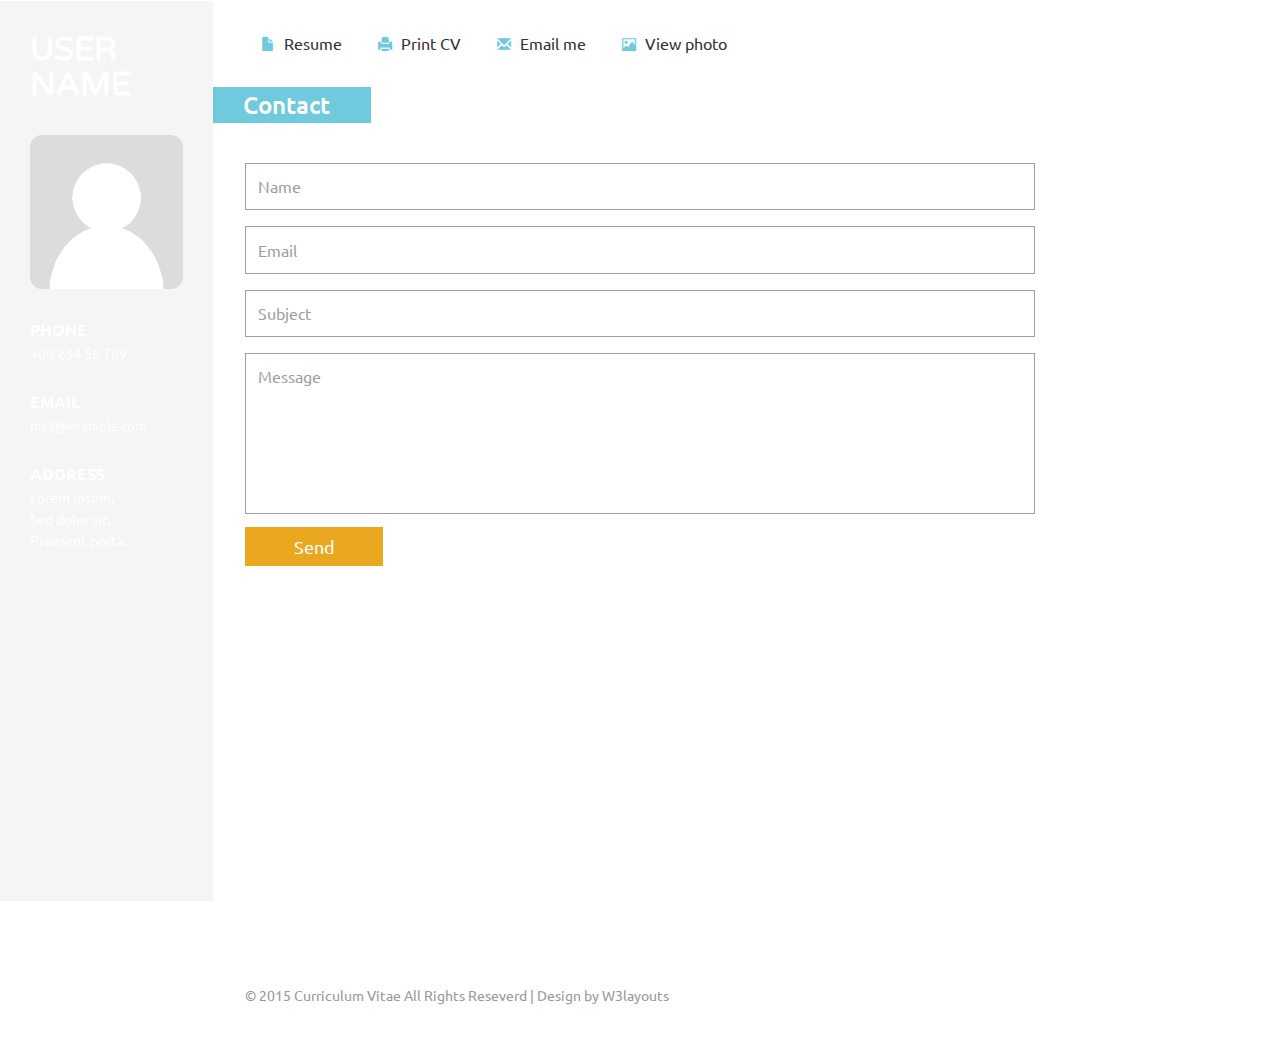
<file: contact.html>
<!--A Design by W3layouts
Author: W3layout
Author URL: http://w3layouts.com
License: Creative Commons Attribution 3.0 Unported
License URL: http://creativecommons.org/licenses/by/3.0/
-->
<!DOCTYPE HTML>
<html>
<head>
<title>Curriculum Vitae a Personal Category Flat Bootstarp Responsive Website Template | Home :: w3layouts</title>
<link href="css/bootstrap.css" rel='stylesheet' type='text/css' />
<!-- jQuery (necessary JavaScript plugins) -->
<script src="js/jquery.min.js"></script>
<!-- Custom Theme files -->
 <link href="css/dashboard.css" rel="stylesheet">
<link href="css/style.css" rel='stylesheet' type='text/css' />

<!-- Custom Theme files -->
<!--//theme-style-->
<meta name="viewport" content="width=device-width, initial-scale=1">
<meta http-equiv="Content-Type" content="text/html; charset=utf-8" />
<meta name="keywords" content="Curriculum Vitae Responsive web template, Bootstrap Web Templates, Flat Web Templates, Andriod Compatible web template, 
Smartphone Compatible web template, free webdesigns for Nokia, Samsung, LG, SonyErricsson, Motorola web design" />
<script type="application/x-javascript"> addEventListener("load", function() { setTimeout(hideURLbar, 0); }, false); function hideURLbar(){ window.scrollTo(0,1); } </script>
<link href='http://fonts.googleapis.com/css?family=Ubuntu:300,400,500,700' rel='stylesheet' type='text/css'>
<link href='http://fonts.googleapis.com/css?family=Varela+Round' rel='stylesheet' type='text/css'>
<!-- start menu -->
  
</head>
<body>
<!-- header -->
<div class="col-sm-3 col-md-2 sidebar">
		 <div class="sidebar_top">
			 <h1>USER NAME</h1> 
			 <img src="images/avt.png" alt=""/>
		 </div>
		<div class="details">
			 <h3>PHONE</h3>
			 <p>+00 234 56 789</p>  	 
			 <h3>EMAIL</h3>
			 <p><a href="mailto@example.com">mail@example.com</a></p>
			 <address>
			 <h3>ADDRESS</h3>
			 <span>Lorem ipsum,</span>
			 <span>Sed dolor sit,</span>
			 <span>Praesent porta.</span>
			 </address>
			 
		</div>
		<div class="clearfix"></div>
</div>
<!---->
<link href="css/popuo-box.css" rel="stylesheet" type="text/css" media="all"/>
<script src="js/jquery.magnific-popup.js" type="text/javascript"></script>
	<!---//pop-up-box---->			
<div class="col-sm-9 col-sm-offset-3 col-md-10 col-md-offset-2 main">
	 <div class="content">
		 <div class="details_header">
			 <ul>
				 <li><a href="index.html"><span class="glyphicon glyphicon-file" aria-hidden="true"></span>Resume</a></li>
				 <li><a href="#"><span class="glyphicon glyphicon-print" aria-hidden="true"></span>Print CV</a></li>
				 <li><a href="#"><span class="glyphicon glyphicon-envelope" aria-hidden="true"></span>Email me</a></li>
				 <li><a class="play-icon popup-with-zoom-anim" href="#small-dialog"><span class="glyphicon glyphicon-picture" aria-hidden="true"></span>View photo</a></li>
				 <div id="small-dialog" class="mfp-hide">
					 <img src="images/g4.jpg" alt=""/>
				 </div>
				 <script>
						$(document).ready(function() {
						$('.popup-with-zoom-anim').magnificPopup({
							type: 'inline',
							fixedContentPos: false,
							fixedBgPos: true,
							overflowY: 'auto',
							closeBtnInside: true,
							preloader: false,
							midClick: true,
							removalDelay: 300,
							mainClass: 'my-mfp-zoom-in'
						});
																						
						});
				</script>
			 </ul>
		 </div>
		 <div class="company contact-grid">
			 <h3 class="clr1">Contact</h3>
			 <form>	
					<input type="text" value="Name" onfocus="this.value='';" onblur="if (this.value == '') {this.value ='Name';}">					
					<input type="text" value="Email" onfocus="this.value='';" onblur="if (this.value == '') {this.value ='Email';}">
					<input type="text" value="Subject" onfocus="this.value='';" onblur="if (this.value == '') {this.value ='Subject';}">						
					<textarea cols="77" rows="6" value=" " onfocus="this.value='';" onblur="if (this.value == '') {this.value = 'Message';}">Message</textarea>
					<div class="send">
						<input type="submit" value="Send" >
					</div>
			 </form>
			 <div class="map">
				<iframe src="https://www.google.com/maps/embed?pb=!1m18!1m12!1m3!1d37494223.23909492!2d103!3d55!2m3!1f0!2f0!3f0!3m2!1i1024!2i768!4f13.1!3m3!1m2!1s0x453c569a896724fb%3A0x1409fdf86611f613!2sRussia!5e0!3m2!1sen!2sin!4v1415776049771"></iframe>
			</div>
		 </div>
		 <div class="copywrite">
			 <p>© 2015 Curriculum Vitae All Rights Reseverd | Design by <a href="http://w3layouts.com/" target="_blank">W3layouts</a></p>
		 </div>
	 </div>
</div>
<!---->
</body>
</html>
</file>
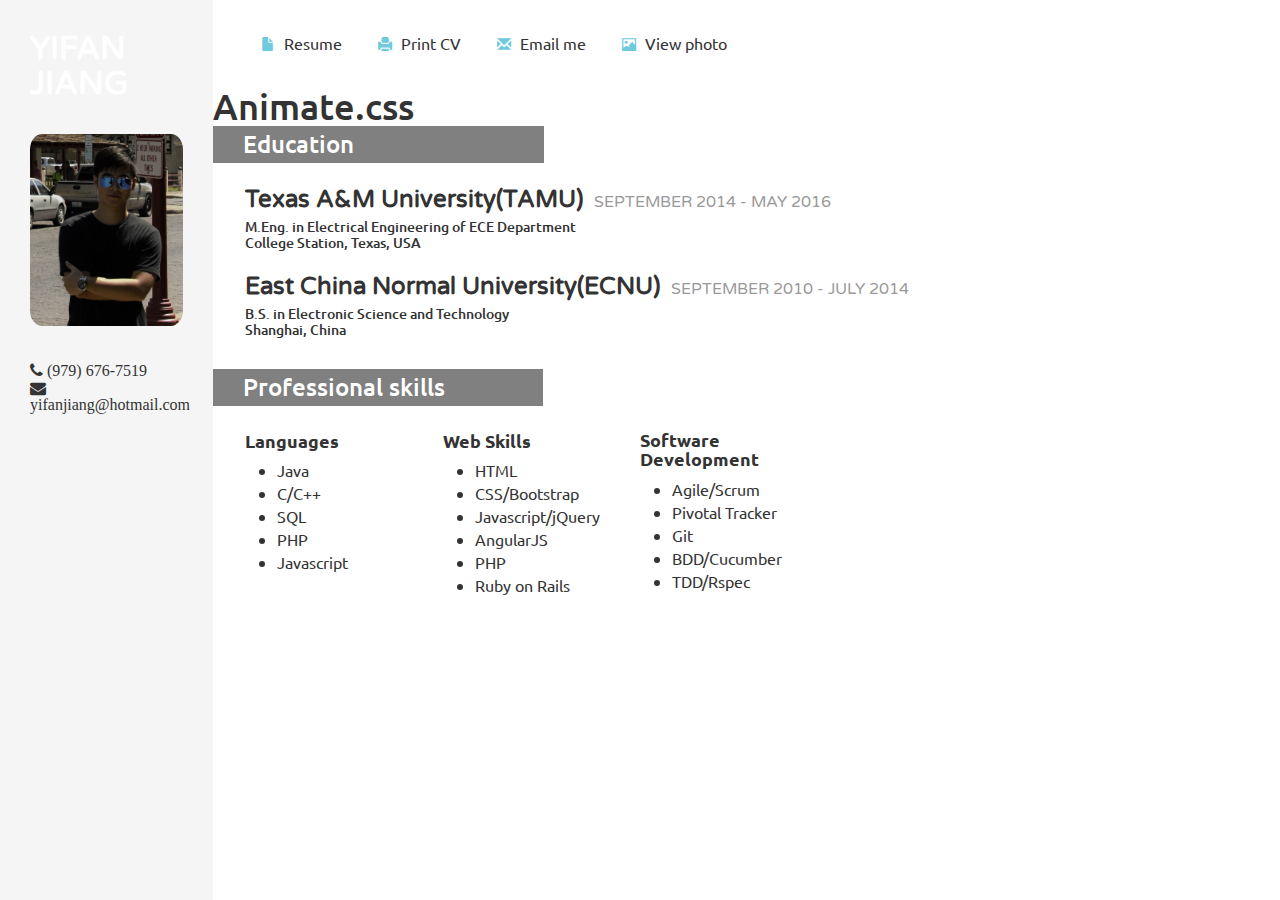
<file: resume.html>
<!--A Design by W3layouts
Author: W3layout
Author URL: http://w3layouts.com
License: Creative Commons Attribution 3.0 Unported
License URL: http://creativecommons.org/licenses/by/3.0/
-->
<!DOCTYPE HTML>
<html>
  <head>
    <!-- js load -->
    <script type="text/javascript" src="js/jquery.js">
    </script>
    <script type="text/javascript" src="js/alphabet.js">
    </script>
    <link rel="shorcut icon" href="favicon.ico" type="image/x-icon">
    <title>Yifan's Personal Website
    </title>
    <link href="css/bootstrap.css" rel='stylesheet' type='text/css' />
    <!-- font awesome load -->
    <link rel="stylesheet" href="css/font-awesome.min.css">
    <!-- jQuery (necessary JavaScript plugins) -->
    <script src="js/jquery.min.js">
    </script>
    <!-- Custom Theme files -->
    <link href="css/dashboard.css" rel="stylesheet">
    <link href="css/style.css" rel='stylesheet' type='text/css' />
    <!-- Custom Theme files -->
    <!--//theme-style-->
    <meta name="viewport" content="width=device-width, initial-scale=1">
    <meta http-equiv="Content-Type" content="text/html; charset=utf-8" />
    <meta name="keywords" content="Curriculum Vitae Responsive web template, Bootstrap Web Templates, Flat Web Templates, Andriod Compatible web template, 
                                   Smartphone Compatible web template, free webdesigns for Nokia, Samsung, LG, SonyErricsson, Motorola web design" />
    <script type="application/x-javascript"> addEventListener("load", function() {
        setTimeout(hideURLbar, 0);
      }
                                                              , false);
      function hideURLbar(){
        window.scrollTo(0,1);
      }
    </script>
    <link href='http://fonts.googleapis.com/css?family=Ubuntu:300,400,500,700' rel='stylesheet' type='text/css'>
    <link href='http://fonts.googleapis.com/css?family=Varela+Round' rel='stylesheet' type='text/css'>
    <!-- start menu -->
  </head>
  <body>
    <!-- header -->
    <div class="col-xs-5 col-sm-3 col-md-2 sidebar">
      <div class="sidebar_top">
        <h1>YIFAN JIANG
        </h1> 
        <img src="images/fan1.jpg" onmouseover="this.src='images/fan22.jpg'" onmouseout="this.src='images/fan1.jpg'" />
      </div>
      <div class="details">
        <i class="fa fa-phone"> (979) 676-7519</i>	 
        <i class="fa fa-envelope"> yifanjiang@hotmail.com</i>
      </div>
      <div class="clearfix">
      </div>
    </div>
    <!---->
    <link href="css/popuo-box.css" rel="stylesheet" type="text/css" media="all"/>
    <script src="js/jquery.magnific-popup.js" type="text/javascript">
    </script>
    <!---//pop-up-box---->	
    <!-- <canvas id="myCanvas">
    </canvas>
    <script type="text/javascript" src="js/bubbles.js">
    </script>
    <script type="text/javascript" src="js/main.js">
    </script> -->		
    <div class="col-sm-9 col-sm-offset-3 col-md-10 col-md-offset-2 main">
      <div class="content">
        <div class="details_header">
          <ul>
            <li>
              <a href="index.html">
                <span class="glyphicon glyphicon-file" aria-hidden="true">
                </span>Resume
              </a>
            </li>
            <li>
              <a href="#">
                <span class="glyphicon glyphicon-print" aria-hidden="true">
                </span>Print CV
              </a>
            </li>
            <li>
              <a href="contact.html">
                <span class="glyphicon glyphicon-envelope" aria-hidden="true">
                </span>Email me
              </a>
            </li>
            <li>
              <a class="play-icon popup-with-zoom-anim" href="#small-dialog">
                <span class="glyphicon glyphicon-picture" aria-hidden="true">
                </span>View photo
              </a>
            </li>
            <div id="small-dialog" class="mfp-hide">
              <img src="images/g4.jpg" alt=""/>
            </div>
            <script>
              $(document).ready(function() {
                $('.popup-with-zoom-anim').magnificPopup({
                  type: 'inline',
                  fixedContentPos: false,
                  fixedBgPos: true,
                  overflowY: 'auto',
                  closeBtnInside: true,
                  preloader: false,
                  midClick: true,
                  removalDelay: 300,
                  mainClass: 'my-mfp-zoom-in'
                }
                                                        );
              }
                               );
            </script>
          </ul>
        </div>
        <div class="education">
        <h1 class="site__title mega">Animate.css</h1>
          <h3 class="clr3">Education
          </h3>
          <div class="education_details">
            <h4>Texas A&M University(TAMU)
              <span>SEPTEMBER 2014 - MAY 2016
              </span>
            </h4>
            <h5>M.Eng. in Electrical Engineering of ECE Department
            </h5>
            <h5>College Station, Texas, USA
            </h5>
          </div>
          <div class="education_details">
            <h4>East China Normal University(ECNU) 
              <span>SEPTEMBER 2010 - JULY 2014
              </span>
            </h4>
            <h5>B.S. in Electronic Science and Technology
            </h5>
            <h5>Shanghai, China
            </h5>
          </div>
        </div>
        <div class="skills">
          <h3 class="clr2">Professional skills
          </h3>
          <div class="skill_list">
            <div class="skill1">
              <h4>Languages
              </h4>
              <ul>					 
                <li>Java
                </li>
                <li>C/C++
                </li>
                <li>SQL
                </li>
                <li>PHP
                </li>
                <li>Javascript
                </li>
              </ul>
            </div>
            <div class="skill2">
              <h4>Web Skills
              </h4>
              <ul>					 
                <li>HTML
                </li>
                <li>CSS/Bootstrap
                </li>
                <li>Javascript/jQuery
                </li>
                <li>AngularJS
                </li>
                <li>PHP
                </li>
                <li>Ruby on Rails
                </li>
              </ul>
            </div>
            <div class="skill3">
              <h4>Software Development
              </h4>
              <ul>					 
                <li>Agile/Scrum
                </li>
                <li>Pivotal Tracker
                </li>
                <li>Git
                </li>
                <li>BDD/Cucumber
                </li>
                <li>TDD/Rspec
                </li>
              </ul>
            </div>
            <div class="clearfix">
            </div>
          </div>
        </div>
      </div>
    </div>
    <!---->
  </body>
</html>
</file>
<file: css/my.css>
html, body{
	/*font-family: 'Ubuntu', sans-serif;*/
	font-size: 100%;
	background: #ffffff;
}


.sidebar {
	background: #FAFAFA;
  	position: fixed;
  	border-right: 1px solid #E9E9E9;
  	left: 0px;
    height: 100%;
    width: 300px;
}

.sidebarchange{
	background: #FAFAFA;
    height: 100%;
    margin-top: 3em;
    margin-left: 2em;
    margin-right: 2em;
    border: 1px solid #E9E9E9;
}

.boxshadow {
	margin-top: 1em;
	background-color: white;
	box-shadow: 0 8px 17px 0 rgba(0, 0, 0, 0.2), 0 6px 20px 0 rgba(0, 0, 0, 0.19);
}
.sidebar_top img{
	display: block;
	margin-left: auto;
	margin-right: auto;
}
.sidebar_top h1{
	font-size:2em;
	margin-bottom:1em;
    text-align: center;
}

#tamu, #ecnu {
	height: 80px;
	width: 80px;
}

.sidelink {
	border-bottom: 1px solid #E9E9E9;
}

.sidelink a{
	font-size: 1.1em;
	display: block;
	text-decoration: none;
}
.sidelink a:hover{
	color: #e5ac9a;
}

.titles h2{
	font-weight:600;
	font-size:2.5em;
}

.boardless tbody tr td {
    border: none;
    vertical-align: middle;
}
.label-div {
    line-height: 25px;
}
.label-github {
	background-color: lightblue;
}
.coursebutton {
	border: none;
}

/* for side bar */
.section {
	display: block;
}

.table-of-contents.fixed {
  position: fixed;
}

.table-of-contents li{	
  padding-right: 18px;
  text-align: right;
  display: block;
  line-height: 40px;
}

.table-of-contents a {
  display: inline-block;
  font-weight: 400;
  color: #757575;
  padding-right: 18px;
  height: 2rem;
  display: inline-block;
  text-decoration: none;
}

.table-of-contents i{
	line-height: inherit;
	text-align: center;
	text-indent: 0px;
	width: 30px;
}

.table-of-contents a:hover {
  color: #e5ac9a;
  padding-right: 18px;
  text-decoration: none;
}

.table-of-contents a.active {
  font-weight: 700;
  color: #e5ac9a;;
  padding-right: 18px;
  text-decoration: none;
}

.sidelist ul {
  padding: 0;
  list-style-type: none;
}

.sidelist ul li {
  list-style-type: none;
}

.crpage-footer {
    margin: 0px auto;
    width: 100%;
    height: 30px;
    text-align: center;
    font-size: 10px;
    vertical-align: middle;
    color: #999999;
}
</file>
<file: css/imghover.css>
@import url(http://fonts.googleapis.com/css?family=Open+Sans:400,300);
body {
	color: #333;
	font-family: 'Open Sans', sans-serif;
	font-weight: 300;
}
h1,
h1+p {
	margin: 30px 15px 0;
	font-weight: 300;
}
h1+p a {
	color: #333;
}
h1+p a:hover {
	text-decoration: none;
}
h2 {
	margin: 60px 15px 0;
	padding: 0;
	font-weight: 300;
}
h2 span {
	margin-left: 1em;
	color: #aaa;
	font-size: 85%;
}
.column {
	margin: 15px 15px 0;
	padding: 15px;
}
.column:last-child {
	padding-bottom: 60px;
}
.column::after {
	content: '';
	clear: both;
	display: block;
}
.column div {
	position: relative;
	float: left;
	width: 300px;
	height: 200px;
	margin: 0 0 0 25px;
	padding: 0;
}
.column div:first-child {
	margin-left: 0;
}
.column div span {
	position: absolute;
	bottom: -20px;
	left: 0;
	z-index: -1;
	display: block;
	width: 300px;
	margin: 0;
	padding: 0;
	color: #444;
	font-size: 18px;
	text-decoration: none;
	text-align: center;
	-webkit-transition: .3s ease-in-out;
	transition: .3s ease-in-out;
	opacity: 0;
}
figure {
	margin: auto;
	padding: 10px;
}
figure:hover+span {
	bottom: -36px;
	opacity: 1;
}



/* Zoom In #1 */
.hover01 figure img {
	-webkit-transform: scale(1);
	transform: scale(1);
	-webkit-transition: .3s ease-in-out;
	transition: .3s ease-in-out;
}
.hover01 figure:hover img {
	-webkit-transform: scale(1.3);
	transform: scale(1.3);
}

/* Zoom In #2 */
.hover02 figure img {
	width: 300px;
	height: auto;
	-webkit-transition: .3s ease-in-out;
	transition: .3s ease-in-out;
}
.hover02 figure:hover img {
	width: 350px;
}

/* Zoom Out #1 */
.hover03 figure img {
	-webkit-transform: scale(1.5);
	transform: scale(1.5);
	-webkit-transition: .3s ease-in-out;
	transition: .3s ease-in-out;
}
.hover03 figure:hover img {
	-webkit-transform: scale(1);
	transform: scale(1);
}

/* Zoom Out #2 */
.hover04 figure img {
	width: 400px;
	height: auto;
	-webkit-transition: .3s ease-in-out;
	transition: .3s ease-in-out;
}
.hover04 figure:hover img {
	width: 300px;
}

/* Slide */
.hover05 figure img {
	margin-left: 30px;
	-webkit-transform: scale(1.5);
	transform: scale(1.5);
	-webkit-transition: .3s ease-in-out;
	transition: .3s ease-in-out;
}
.hover05 figure:hover img {
	margin-left: 0;
}

/* Rotate */
.hover06 figure img {
	-webkit-transform: rotate(15deg) scale(1.4);
	transform: rotate(15deg) scale(1.4);
	-webkit-transition: .3s ease-in-out;
	transition: .3s ease-in-out;
}
.hover06 figure:hover img {
	-webkit-transform: rotate(0) scale(1);
	transform: rotate(0) scale(1);
}

/* Blur */
.hover07 figure img {
	-webkit-filter: blur(3px);
	filter: blur(3px);
	-webkit-transition: .3s ease-in-out;
	transition: .3s ease-in-out;
}
.hover07 figure:hover img {
	-webkit-filter: blur(0);
	filter: blur(0);
}

/* Gray Scale */
.hover08 figure img {
	-webkit-filter: grayscale(100%);
	filter: grayscale(100%);
	-webkit-transition: .3s ease-in-out;
	transition: .3s ease-in-out;
}
.hover08 figure:hover img {
	-webkit-filter: grayscale(0);
	filter: grayscale(0);
}

/* Sepia */
.hover09 figure img {
	-webkit-filter: sepia(100%);
	filter: sepia(100%);
	-webkit-transition: .3s ease-in-out;
	transition: .3s ease-in-out;
}
.hover09 figure:hover img {
	-webkit-filter: sepia(0);
	filter: sepia(0);
}

/* Blur + Gray Scale */
.hover10 figure img {
	-webkit-filter: grayscale(0) blur(0);
	filter: grayscale(0) blur(0);
	-webkit-transition: .3s ease-in-out;
	transition: .3s ease-in-out;
}
.hover10 figure:hover img {
	-webkit-filter: grayscale(100%) blur(3px);
	filter: grayscale(100%) blur(3px);
}

/* Opacity #1 */
.hover11 figure img {
	opacity: 1;
	-webkit-transition: .3s ease-in-out;
	transition: .3s ease-in-out;
}
.hover11 figure:hover img {
	opacity: .5;
}

/* Opacity #2 */
.hover12 figure {
	background: #1abc9c;
}
.hover12 figure img {
	opacity: 1;
	-webkit-transition: .3s ease-in-out;
	transition: .3s ease-in-out;
}
.hover12 figure:hover img {
	opacity: .5;
}

/* Flashing */
.hover13 figure:hover img {
	opacity: 1;
	-webkit-animation: flash 1.5s;
	animation: flash 1.5s;
}
@-webkit-keyframes flash {
	0% {
		opacity: .4;
	}
	100% {
		opacity: 1;
	}
}
@keyframes flash {
	0% {
		opacity: .4;
	}
	100% {
		opacity: 1;
	}
}

/* Shine */
.hover14 figure {
	position: relative;
}
.hover14 figure::before {
	position: absolute;
	top: 0;
	left: -75%;
	z-index: 2;
	display: block;
	content: '';
	width: 50%;
	height: 100%;
	background: -webkit-linear-gradient(left, rgba(255,255,255,0) 0%, rgba(255,255,255,.3) 100%);
	background: linear-gradient(to right, rgba(255,255,255,0) 0%, rgba(255,255,255,.3) 100%);
	-webkit-transform: skewX(-25deg);
	transform: skewX(-25deg);
}
.hover14 figure:hover::before {
	-webkit-animation: shine .75s;
	animation: shine .75s;
}
@-webkit-keyframes shine {
	100% {
		left: 125%;
	}
}
@keyframes shine {
	100% {
		left: 125%;
	}
}

/* Circle */
.hover15 figure {
	position: relative;
}
.hover15 figure::before {
	position: absolute;
	top: 50%;
	left: 50%;
	z-index: 2;
	display: block;
	content: '';
	width: 0;
	height: 0;
	background: rgba(255,255,255,.2);
	border-radius: 100%;
	-webkit-transform: translate(-50%, -50%);
	transform: translate(-50%, -50%);
	opacity: 0;
}
.hover15 figure:hover::before {
	-webkit-animation: circle .75s;
	animation: circle .75s;
}
@-webkit-keyframes circle {
	0% {
		opacity: 1;
	}
	40% {
		opacity: 1;
	}
	100% {
		width: 200%;
		height: 200%;
		opacity: 0;
	}
}
@keyframes circle {
	0% {
		opacity: 1;
	}
	40% {
		opacity: 1;
	}
	100% {
		width: 200%;
		height: 200%;
		opacity: 0;
	}
}
</file>
<file: plugins/Icons/et-line-font/style.css>
@font-face {
	font-family: 'et-line';
	src:url('fonts/et-line.eot');
	src:url('fonts/et-line.eot?#iefix') format('embedded-opentype'),
		url('fonts/et-line.woff') format('woff'),
		url('fonts/et-line.ttf') format('truetype'),
		url('fonts/et-line.svg#et-line') format('svg');
	font-weight: normal;
	font-style: normal;
}

/* Use the following CSS code if you want to use data attributes for inserting your icons */
[data-icon]:before {
	font-family: 'et-line';
	content: attr(data-icon);
	speak: none;
	font-weight: normal;
	font-variant: normal;
	text-transform: none;
	line-height: 1;
	-webkit-font-smoothing: antialiased;
	-moz-osx-font-smoothing: grayscale;
	display:inline-block;
}

/* Use the following CSS code if you want to have a class per icon */
/*
Instead of a list of all class selectors,
you can use the generic selector below, but it's slower:
[class*="icon-"] {
*/
.icon-mobile, .icon-laptop, .icon-desktop, .icon-tablet, .icon-phone, .icon-document, .icon-documents, .icon-search, .icon-clipboard, .icon-newspaper, .icon-notebook, .icon-book-open, .icon-browser, .icon-calendar, .icon-presentation, .icon-picture, .icon-pictures, .icon-video, .icon-camera, .icon-printer, .icon-toolbox, .icon-briefcase, .icon-wallet, .icon-gift, .icon-bargraph, .icon-grid, .icon-expand, .icon-focus, .icon-edit, .icon-adjustments, .icon-ribbon, .icon-hourglass, .icon-lock, .icon-megaphone, .icon-shield, .icon-trophy, .icon-flag, .icon-map, .icon-puzzle, .icon-basket, .icon-envelope, .icon-streetsign, .icon-telescope, .icon-gears, .icon-key, .icon-paperclip, .icon-attachment, .icon-pricetags, .icon-lightbulb, .icon-layers, .icon-pencil, .icon-tools, .icon-tools-2, .icon-scissors, .icon-paintbrush, .icon-magnifying-glass, .icon-circle-compass, .icon-linegraph, .icon-mic, .icon-strategy, .icon-beaker, .icon-caution, .icon-recycle, .icon-anchor, .icon-profile-male, .icon-profile-female, .icon-bike, .icon-wine, .icon-hotairballoon, .icon-globe, .icon-genius, .icon-map-pin, .icon-dial, .icon-chat, .icon-heart, .icon-cloud, .icon-upload, .icon-download, .icon-target, .icon-hazardous, .icon-piechart, .icon-speedometer, .icon-global, .icon-compass, .icon-lifesaver, .icon-clock, .icon-aperture, .icon-quote, .icon-scope, .icon-alarmclock, .icon-refresh, .icon-happy, .icon-sad, .icon-facebook, .icon-twitter, .icon-googleplus, .icon-rss, .icon-tumblr, .icon-linkedin, .icon-dribbble {
	font-family: 'et-line';
	speak: none;
	font-style: normal;
	font-weight: normal;
	font-variant: normal;
	text-transform: none;
	line-height: 1;
	-webkit-font-smoothing: antialiased;
	-moz-osx-font-smoothing: grayscale;
	display:inline-block;
}
.icon-mobile:before {
	content: "\e000";
}
.icon-laptop:before {
	content: "\e001";
}
.icon-desktop:before {
	content: "\e002";
}
.icon-tablet:before {
	content: "\e003";
}
.icon-phone:before {
	content: "\e004";
}
.icon-document:before {
	content: "\e005";
}
.icon-documents:before {
	content: "\e006";
}
.icon-search:before {
	content: "\e007";
}
.icon-clipboard:before {
	content: "\e008";
}
.icon-newspaper:before {
	content: "\e009";
}
.icon-notebook:before {
	content: "\e00a";
}
.icon-book-open:before {
	content: "\e00b";
}
.icon-browser:before {
	content: "\e00c";
}
.icon-calendar:before {
	content: "\e00d";
}
.icon-presentation:before {
	content: "\e00e";
}
.icon-picture:before {
	content: "\e00f";
}
.icon-pictures:before {
	content: "\e010";
}
.icon-video:before {
	content: "\e011";
}
.icon-camera:before {
	content: "\e012";
}
.icon-printer:before {
	content: "\e013";
}
.icon-toolbox:before {
	content: "\e014";
}
.icon-briefcase:before {
	content: "\e015";
}
.icon-wallet:before {
	content: "\e016";
}
.icon-gift:before {
	content: "\e017";
}
.icon-bargraph:before {
	content: "\e018";
}
.icon-grid:before {
	content: "\e019";
}
.icon-expand:before {
	content: "\e01a";
}
.icon-focus:before {
	content: "\e01b";
}
.icon-edit:before {
	content: "\e01c";
}
.icon-adjustments:before {
	content: "\e01d";
}
.icon-ribbon:before {
	content: "\e01e";
}
.icon-hourglass:before {
	content: "\e01f";
}
.icon-lock:before {
	content: "\e020";
}
.icon-megaphone:before {
	content: "\e021";
}
.icon-shield:before {
	content: "\e022";
}
.icon-trophy:before {
	content: "\e023";
}
.icon-flag:before {
	content: "\e024";
}
.icon-map:before {
	content: "\e025";
}
.icon-puzzle:before {
	content: "\e026";
}
.icon-basket:before {
	content: "\e027";
}
.icon-envelope:before {
	content: "\e028";
}
.icon-streetsign:before {
	content: "\e029";
}
.icon-telescope:before {
	content: "\e02a";
}
.icon-gears:before {
	content: "\e02b";
}
.icon-key:before {
	content: "\e02c";
}
.icon-paperclip:before {
	content: "\e02d";
}
.icon-attachment:before {
	content: "\e02e";
}
.icon-pricetags:before {
	content: "\e02f";
}
.icon-lightbulb:before {
	content: "\e030";
}
.icon-layers:before {
	content: "\e031";
}
.icon-pencil:before {
	content: "\e032";
}
.icon-tools:before {
	content: "\e033";
}
.icon-tools-2:before {
	content: "\e034";
}
.icon-scissors:before {
	content: "\e035";
}
.icon-paintbrush:before {
	content: "\e036";
}
.icon-magnifying-glass:before {
	content: "\e037";
}
.icon-circle-compass:before {
	content: "\e038";
}
.icon-linegraph:before {
	content: "\e039";
}
.icon-mic:before {
	content: "\e03a";
}
.icon-strategy:before {
	content: "\e03b";
}
.icon-beaker:before {
	content: "\e03c";
}
.icon-caution:before {
	content: "\e03d";
}
.icon-recycle:before {
	content: "\e03e";
}
.icon-anchor:before {
	content: "\e03f";
}
.icon-profile-male:before {
	content: "\e040";
}
.icon-profile-female:before {
	content: "\e041";
}
.icon-bike:before {
	content: "\e042";
}
.icon-wine:before {
	content: "\e043";
}
.icon-hotairballoon:before {
	content: "\e044";
}
.icon-globe:before {
	content: "\e045";
}
.icon-genius:before {
	content: "\e046";
}
.icon-map-pin:before {
	content: "\e047";
}
.icon-dial:before {
	content: "\e048";
}
.icon-chat:before {
	content: "\e049";
}
.icon-heart:before {
	content: "\e04a";
}
.icon-cloud:before {
	content: "\e04b";
}
.icon-upload:before {
	content: "\e04c";
}
.icon-download:before {
	content: "\e04d";
}
.icon-target:before {
	content: "\e04e";
}
.icon-hazardous:before {
	content: "\e04f";
}
.icon-piechart:before {
	content: "\e050";
}
.icon-speedometer:before {
	content: "\e051";
}
.icon-global:before {
	content: "\e052";
}
.icon-compass:before {
	content: "\e053";
}
.icon-lifesaver:before {
	content: "\e054";
}
.icon-clock:before {
	content: "\e055";
}
.icon-aperture:before {
	content: "\e056";
}
.icon-quote:before {
	content: "\e057";
}
.icon-scope:before {
	content: "\e058";
}
.icon-alarmclock:before {
	content: "\e059";
}
.icon-refresh:before {
	content: "\e05a";
}
.icon-happy:before {
	content: "\e05b";
}
.icon-sad:before {
	content: "\e05c";
}
.icon-facebook:before {
	content: "\e05d";
}
.icon-twitter:before {
	content: "\e05e";
}
.icon-googleplus:before {
	content: "\e05f";
}
.icon-rss:before {
	content: "\e060";
}
.icon-tumblr:before {
	content: "\e061";
}
.icon-linkedin:before {
	content: "\e062";
}
.icon-dribbble:before {
	content: "\e063";
}
</file>
<file: css/dashboard.css>
/*
 * Base structure
 */

/* Move down content because we have a fixed navbar that is 50px tall */
body {
  padding-top: 50px;
}


/*
 * Global add-ons
 */

.sub-header {
  padding-bottom: 10px;
  border-bottom: 1px solid #eee;
}

/*
 * Top navigation
 * Hide default border to remove 1px line.
 */
.navbar-fixed-top {
  border: 0;
}

/*
 * Sidebar
 */

/* Hide for mobile, show later */
.sidebar {
  display:block;
}
@media (min-width: 768px) {
  .sidebar {
    position: fixed;
    top: 51px;
    bottom: 0;
    left: 0;
    z-index: 1000;
    display: block;
    padding: 20px;
    overflow-x: hidden;
    overflow-y: auto; /* Scrollable contents if viewport is shorter than content. */
    background-color: #f5f5f5;
  }
}

/* Sidebar navigation */
.nav-sidebar {
  margin-right: -21px; /* 20px padding + 1px border */
  margin-bottom: 20px;
  margin-left: -20px;
}
.nav-sidebar > li > a {
  padding-right: 20px;
  padding-left: 20px;
}
.nav-sidebar > .active > a,
.nav-sidebar > .active > a:hover,
.nav-sidebar > .active > a:focus {
  color: #fff;
  background-color: #428bca;
}


/*
 * Main content
 */

.main {
  padding: 20px;
}
@media (min-width: 768px) {
  .main {
    padding-right: 40px;
    padding-left: 40px;
  }
}
.main .page-header {
  margin-top: 0;
}


/*
 * Placeholder dashboard ideas
 */

.placeholders {
  margin-bottom: 30px;
  text-align: center;
}
.placeholders h4 {
  margin-bottom: 0;
}
.placeholder {
  margin-bottom: 20px;
}
.placeholder img {
  display: inline-block;
  border-radius: 50%;
}
</file>
<file: css/style.css>
/*
Author: W3layout
Author URL: http://w3layouts.com
License: Creative Commons Attribution 3.0 Unported
License URL: http://creativecommons.org/licenses/by/3.0/
*/
h4, h5, h6,
h1, h2, h3 {margin: 0;}
ul, ol {margin: 0; padding:0;}
p {margin: 0;}
html, body{
	font-family: 'Ubuntu', sans-serif;
	font-size: 100%;
	background: #ffffff;
}
body a{
	transition:0.5s all;
	-webkit-transition:0.5s all;
	-moz-transition:0.5s all;
	-o-transition:0.5s all;
	-ms-transition:0.5s all;
}	
body {
  padding-top:0px;
}
a:focus {
  outline: thin dotted;
  outline: 0px auto -webkit-focus-ring-color;
  outline-offset: 0px;
  text-decoration:none;
}
/*-- header_top --*/
.sidebar{
  background-image: url("http://www.cuded.com/wp-content/uploads/2013/06/30-Black-Background.jpg");
  top: 0px;
  padding:2em 30px;
}
.sidebar h1{
	font-size:2.5em;
	font-weight:700;
	margin-bottom:1em;
	COLOR:#fff;
	font-family: 'Varela Round', sans-serif;
	
}
.sidebar img{
	border-radius: 8%;
	width:100%;
  height:100%;
}
.details{
	margin-top:2em;
}
.details h3{
	font-weight:600;
	font-size:1em;
	color:#fff;
}  

.details p{
	color:#fff;
	font-size:0.9em;
	margin:5px 0 2em 0;
}
.details p a{
	color:#fff;
	font-size:0.9em;
}
address h3{
	margin-bottom:5px;
}
address span{
	display:block;
	color:#fff;
	font-size:0.9em;
	line-height:1.5em;
}
/*----*/
.main{  
  padding:2em 0;
}
.content{
	margin-right:3em;
}
.glyphicon {
  top:1px;
}
.glyphicon-file:before,.glyphicon-print:before,.glyphicon-envelope:before,.glyphicon-picture:before{
    margin-right: 9px;
  font-size: 14px;
  color: #6ecadc;
}
.details_header{
	padding: 0em 1em 0 2em;
}
.details_header ul li{
	display:inline-block;
}
.details_header ul li a{
	padding:0 1em;
	color:#333;
}
.details_header ul li a:hover{
	color:#6ecadc;
}
.company {
	margin:2em 0;
}
.company h3{
  color: #FFF;
  padding: 5px 41px 5px 30px;
  display: inline-block;
}
.skills h3{
  color: #FFF;
  padding: 5px 98px 5px 30px;
  display: inline-block;
}
.company_details,.education_details {
	padding:1.5em 0 0em 2em;
}
.company_details h4,.education_details h4{
	color:#333;
	font-weight:600;
	font-size:1.5em;
	margin-bottom:6px;
	font-family: 'Varela Round', sans-serif;
}
.company_details h4 span,.education_details h4 span{
	font-size: 0.65em;
  margin-left: 5px;
  color: #999;
  font-weight:400;
}
.company_details h6,.education_details h6{
	font-weight:400;
	margin-bottom:1.3em;
	font-size:0.9em;
}
.company_details p,.skill_info p,.education_details p{
	color:#999;
	font-weight:300;
	line-height:1.7em;
}
.cmpny1{
	border-bottom:3px dashed #999;
	padding-bottom:1em;
}
.skills{
	margin:2em 0;
}
.skill_info {
	padding:1.5em 0 0 2em;
}
.skill_list{
	padding:1.5em 0 0 2em;
}
.skill1,.skill2,.skill3{
	 float:left;
	 width:20%;
}
.skill1 h4,.skill2 h4,.skill3 h4{
	color:#333;
	font-weight:600;
	margin-bottom:0.5em; 
	display:inline-block;
}
.skill1 ul,.skill2 ul,.skill3 ul{
	padding-left:2em;
}
.skill1 ul li,.skill2 ul li,.skill3 ul li{
	color:#333;
}
.education{
  margin:2em 0;
}
.education  h3{
  background: #999;
  color: #FFF;
  padding: 5px 190px 5px 30px;
  display: inline-block;
}
h3.clr1{
	background:#6ecadc;
}
h3.clr2{
	background:#808080;
}
h3.clr3{
	background:#808080;
}
.copywrite{
	padding-left:2em;
	margin-top:1em;
}
.copywrite p{
	color:#999;
	font-size:0.9em;
}
.copywrite p a{
	color:#999;
}
.copywrite p a:hover{
	color:#6ecadc;
}
.contact-grid form{
	padding:2em 0 0 2em;
}
.contact-grid input[type="text"], .contact-grid textarea {
  width: 80%;
  padding: 0.7em;
  margin: 0.5em 0;
  background: none;
  outline: none;
  border: 1px solid #A09F9F;
  font-size: 1em;
  color: #A09F9F;
  -webkit-appearance: none;
}
.send input[type="submit"] {
  width: 14%;
  font-size: 1.1em;
  background:#e9a820;
  padding: 0.4em 0.8em;
  text-align: center;
  color: #fff;
  border: none;
  outline: none;
  -webkit-appearance: none;
}
.send input[type="submit"]:hover {
  background: #6ecadc;
}
.contact-grid textarea {
  resize: none;
}
.map{
	padding:2em 0 0 2em;
}
.map iframe {
  width: 100%;
  height: 350px;
  border: none;
}
/*--responsive--*/
@media (max-width: 1366px){
.sidebar h1 {
  font-size: 2em;
}
}
@media (max-width: 1024px){
.sidebar {
  padding: 2em 17px;
  width:20%;
}
.sidebar h1 {
  font-size: 1.6em;
}
.main {
  margin-left: 19.666667%;
  width: 80%;
}
}
@media (max-width: 768px){
.sidebar {
  width: 22%;
}
.main {
  margin-left: 21.666667%;
  width: 78%;
}
.sidebar h1 {
  font-size: 1.4em;
}
.sidebar img {
  padding: 0.5em;
  width: 89%;
}
.details_header {
  padding: 0em 1em 0 1em;
}
.details_header ul li a {
  padding: 0 1em;
  font-size: 0.9em;
}
.company h3,.skills h3,.education h3{
  font-size: 1.2em;
}
.company_details h4, .education_details h4 {
  font-size: 1.1em;
}
.company_details h6, .education_details h6 {
  font-size: 0.8em;
}
.company_details p, .skill_info p, .education_details p {
  font-size: 0.8em;
}
.cmpny1 {
  padding-bottom: 1.5em;
}
.skill1, .skill2, .skill3 {
  float: left;
  width: 50%;
}
.skill1 ul li,.skill2 ul li,.skill3 ul li{
	font-size:0.85em;
}
.skill1 h4, .skill2 h4,.skill3 h4 {
  font-size: 1em;
}
.skill_list {
  padding: 0.7em 0 0 2em;
}
.details p {
  font-size: 0.75em;
}
address span {
  font-size: 0.8em;
}
.contact-grid input[type="text"], .contact-grid textarea {
  width: 100%;
  font-size: 0.8em;
}
.send input[type="submit"] {
  width: 20%;
  font-size:0.85em;
}
}
@media (max-width: 736px){
.sidebar {
  width: 100%;
}
.main {
  margin-left: 0;
  width: 100%;
}
.sidebar_top{
	width:30%;
	float:left;
	margin-right:5%;
}
.details{
	width:30%;
	float:right;
}
}
@media (max-width: 640px){
.sidebar {
  width: 100%;
}
.main {
  margin-left: 0;
  width: 100%;
}
.sidebar_top{
	width:30%;
	float:left;
	margin-right:5%;
}
.details{
	width:30%;
	float:right;
}
.sidebar img{
	width:100%;
}
.details p {
  font-size: 0.9em;
  margin: 5px 0 1em 0;
}
.details h3 {
  font-size: 0.9em;
}
}
@media (max-width: 600px){
address {
  margin-bottom:0px;
}
.sidebar_top {
  width: 32%;
}
.sidebar img {
  width: 85%;
}
}
@media (max-width: 568px){
.details_header ul li a {
  padding: 0 0.5em;
  font-size: 0.9em;
}
}
@media (max-width: 480px){
.content {
  margin-right: 2em;
}
.glyphicon-save:before, .glyphicon-print:before, .glyphicon-envelope:before, .glyphicon-picture:before {
  margin-right: 6px;
  font-size: 12px;
}
.details_header ul li a {
  padding: 0 0.5em;
  font-size: 0.85em;
}
.details {
  width: 36%;
}
.sidebar h1 {
  font-size: 1.3em;
}
.sidebar_top {
  width: 38%;
}
address {
  margin-bottom: 0px;
}
.copywrite{
	padding-left:1em;
}
.map iframe {
  height: 246px;
}
}
@media (max-width: 414px){
.sidebar_top {
  width: 45%;
}
.sidebar img {
  width: 91%;
}
.details {
  width: 42%;
}
.details_header {
  padding: 0em 0em 0 1em;
}
.details_header ul li a {
  padding: 0 0.3em;
  font-size: 0.75em;
}
.skill1 ul, .skill2 ul {
  padding-left: 1em;
}
}
@media (max-width: 384px){
.sidebar h1 {
  font-size: 1.2em;
}
.details {
  width: 45%;
}
.details_header ul {
  text-align: center;
}
.details_header ul li a {
  padding: 0 1em;
  font-size: 0.75em;
}
.main {
  padding: 1em 0 2em 0;
}
.company_details, .education_details,.skill_info  {
  padding: 1em 0 0em 1em;
}
.company h3 {
  padding: 5px 41px 5px 16px;
}
.company_details h4, .education_details h4 {
  font-size: 0.9em;
}
.company_details h6, .education_details h6 {
  font-size: 0.6em;
}
.company {
  margin: 1em 0;
}
.skills {
  margin: 1em 0;
}
.company h3, .skills h3, .education h3 {
  font-size: 1em;
}
.skills h3 {
  padding: 5px 98px 5px 16px;
}
.skill1 ul, .skill2 ul {
  padding-left: 2em;
}
.skill1 ul li, .skill2 ul li {
  font-size: 0.75em;
}
.skill_list {
  padding: 0.5em 0 0 1.5em;
}
.education h3 {
  padding: 5px 190px 5px 16px;
}
.copywrite p{
	font-size:0.7em;
}
}
@media (max-width: 375px){
.sidebar h1 {
  font-size: 1em;
}
.sidebar img {
  width: 70%;
}
.details h3 {
  font-size: 0.8em;
}
.details p {
  font-size: 0.75em;
  margin: 5px 0 0.5em 0;
}
address span {
  font-size: 0.7em;
}
.sidebar {
  padding: 1.5em 17px 1em 17px;
}
.details_header {
  padding: 0em 0em 0 1em;
  text-align: center;
}
.details_header ul li a {
  line-height: 2em;
}
}
@media (max-width: 320px){
.sidebar_top {
  width: 50%;
}
.sidebar img {
  width: 80%;
}
.details h3 {
  font-size: 0.7em;
}
.content {
  margin-right: 1em;
}
.details_header ul li a {
  padding: 0 0.5em;
  font-size: 0.75em;
}
.skill1 h4, .skill2 h4 {
  font-size: 0.85em;
}
.skill1 ul, .skill2 ul {
  padding-left: 1.5em;
}
}
</file>
<file: css/popuo-box.css>
/* Styles for dialog window */
#small-dialog,#small-dialog1{
	padding:20px;
	text-align: left;
	max-width: 650px;
	margin: 40px auto;
	position: relative;
	text-align:center;
}
#small-dialog-it,#small-dialog-in,#small-dialog-fr,#small-dialog-sh,#small-dialog-sf,#small-dialog-su,#small-dialog-me,#small-dialog-ch,#small-dialog-pi,#small-dialog-am {
	background: white;
	padding:20px;
	text-align: left;
	max-width: 450px;
	margin: 40px auto;
	position: relative;
	text-align:center;
}
a.play-icon.popup-with-zoom-anim img:hover {
	opacity: 0.5;
	transition:0.5s all;
	-webkit-transition:0.5s all;
	-o-transition:0.5s all;
	-moz-transition:0.5s all;
	-ms-transition:0.5s all;
}
.portfolio-items{
	text-align:center;
	margin:0 auto;
}
.portfolio-items img{
	width:100%;
}
.portfolio-items h4{
	margin:1em 0;
	font-size:25px;
	color:#a63d56;
}
.portfolio-items p{
	text-align:justify;
}
/**

/**
 * Fade-zoom animation for first dialog
 */

/* start state */
.my-mfp-zoom-in #small-dialog {
opacity: 0;
-webkit-transition: all 0.2s ease-in-out;
-moz-transition: all 0.2s ease-in-out;
-o-transition: all 0.2s ease-in-out;
transition: all 0.2s ease-in-out;
-webkit-transform: scale(0.8);
-moz-transform: scale(0.8);
-ms-transform: scale(0.8);
-o-transform: scale(0.8);
transform: scale(0.8);
}
/* animate in */
.my-mfp-zoom-in.mfp-ready #small-dialog {
opacity: 1;
-webkit-transform: scale(1);
-moz-transform: scale(1);
-ms-transform: scale(1);
-o-transform: scale(1);
transform: scale(1);
}
/* animate out */
.my-mfp-zoom-in.mfp-removing #small-dialog {
-webkit-transform: scale(0.8);
-moz-transform: scale(0.8);
-ms-transform: scale(0.8);
-o-transform: scale(0.8);
transform: scale(0.8);
opacity: 0;
}
/* Dark overlay, start state */
.my-mfp-zoom-in.mfp-bg {

-webkit-transition: opacity 0.3s ease-out;
-moz-transition: opacity 0.3s ease-out;
-o-transition: opacity 0.3s ease-out;
transition: opacity 0.3s ease-out;
}
/* animate out */
.my-mfp-zoom-in.mfp-removing.mfp-bg {
opacity: 0;
}
/**
/* Magnific Popup CSS */
.mfp-bg {
  top: 0;
  left: 0;
  width: 100%;
  height: 100%;
  z-index: 1042;
  overflow: hidden;
  position: fixed;
  background:#fff;
 }

.mfp-wrap {
  top: 0;
  left: 0;
  width: 100%;
  height: 100%;
  z-index: 1043;
  position: fixed;
  outline: none !important;
  -webkit-backface-visibility: hidden; }

.mfp-container {
  text-align: center;
  position: absolute;
  width: 100%;
  height: 100%;
  left: 0;
  top: 0;
  padding: 0 8px;
  -webkit-box-sizing: border-box;
  -moz-box-sizing: border-box;
  box-sizing: border-box; }

.mfp-container:before {
  content: '';
  display: inline-block;
  height: 100%;
  vertical-align: middle; }

.mfp-align-top .mfp-container:before {
  display: none; }

.mfp-content {
  position: relative;
  display: inline-block;
  vertical-align: middle;
  margin: 0 auto;
  text-align: left;
  z-index: 1045; }

.mfp-inline-holder .mfp-content,
.mfp-ajax-holder .mfp-content {
  width: 100%;
  cursor: auto; }

.mfp-ajax-cur {
  cursor: progress; }

.mfp-zoom-out-cur,
.mfp-zoom-out-cur .mfp-image-holder .mfp-close {
  cursor: -moz-zoom-out;
  cursor: -webkit-zoom-out;
  cursor: zoom-out; }
.mfp-zoom {
  cursor: pointer;
  cursor: -webkit-zoom-in;
  cursor: -moz-zoom-in;
  cursor: zoom-in; }

.mfp-auto-cursor .mfp-content {
  cursor: auto; }

.mfp-close,
.mfp-arrow,
.mfp-preloader,
.mfp-counter {
  -webkit-user-select: none;
  -moz-user-select: none;
  user-select: none; }

.mfp-loading.mfp-figure {
  display: none; }

.mfp-hide {
  display: none !important; }
.mfp-content iframe{
	width:100%;
	min-height:500px;
}
.mfp-preloader {
  color: #cccccc;
  position: absolute;
  top: 50%;
  width: auto;
  text-align: center;
  margin-top: -0.8em;
  left: 8px;
  right: 8px;
  z-index: 1044; }

.mfp-preloader a {
  color: #cccccc; }

.mfp-preloader a:hover {
  color: white; }

.mfp-s-ready .mfp-preloader {
  display: none; }

.mfp-s-error .mfp-content {
  display: none; }

button.mfp-close,
button.mfp-arrow {
  overflow: visible;
  cursor: pointer;
  border: 0;
   background:#FFF;
  -webkit-appearance: none;
  display: block;
  padding: 0;
  z-index: 1046; }
button::-moz-focus-inner {
  padding: 0;
  border: 0; }

.mfp-close {
  width: 44px;
  height: 44px;
  line-height: 44px;
  position: absolute;
 right: 0px;
	top: -43px;
  text-decoration: none;
  text-align: center;
  padding: 0 0 18px 10px;
  color: white;
  font-style: normal;
  font-size: 28px;
  outline:none;
  font-family: 'Open Sans', sans-serif;		
 }
  .mfp-close:hover, .mfp-close:focus {
    opacity: 1; }

.mfp-close-btn-in .mfp-close {
  color: #333333; }

.mfp-image-holder .mfp-close,
.mfp-iframe-holder .mfp-close {
  color: white;
  right: -6px;
  text-align: right;
  padding-right: 6px;
  width: 100%; 
}
/*----*/
.login{
	border-bottom:2px solid #1c1c1c;
}
.login input[type="text"] {
	outline: none;
	padding:6px ;
	background: none;
	width: 93%;
	border: none;
	font-size:1.8em;
	color:#1c1c1c;	
}
.login input[type="submit"] {	
	width: 35px;
	height: 35px;
	background: url(../images/img-sprite.png) -622px -22px no-repeat ;
	padding: 0px 1px;
	border: none;
	cursor: pointer;
	outline: none;
	vertical-align: middle;
}
.search-top p{
	color:#818181;
	font-size:1.2em;
	line-height:1.5em;
	width:33%;
	text-align:center;
	padding: 1em 0;
}
@media all and (max-width:480px){
.login input[type="text"] {
	width: 88%;
	font-size: 1.4em;
}
.search-top p {
	width: 60%;
}
}
@media all and (max-width:320px){
.login input[type="text"] {
	width: 80%;
	font-size: 1.2em;
}
#small-dialog{
	padding:15px;
}
.search-top p {
	width: 70%;
	font-size:1em;
}
}
</file>
